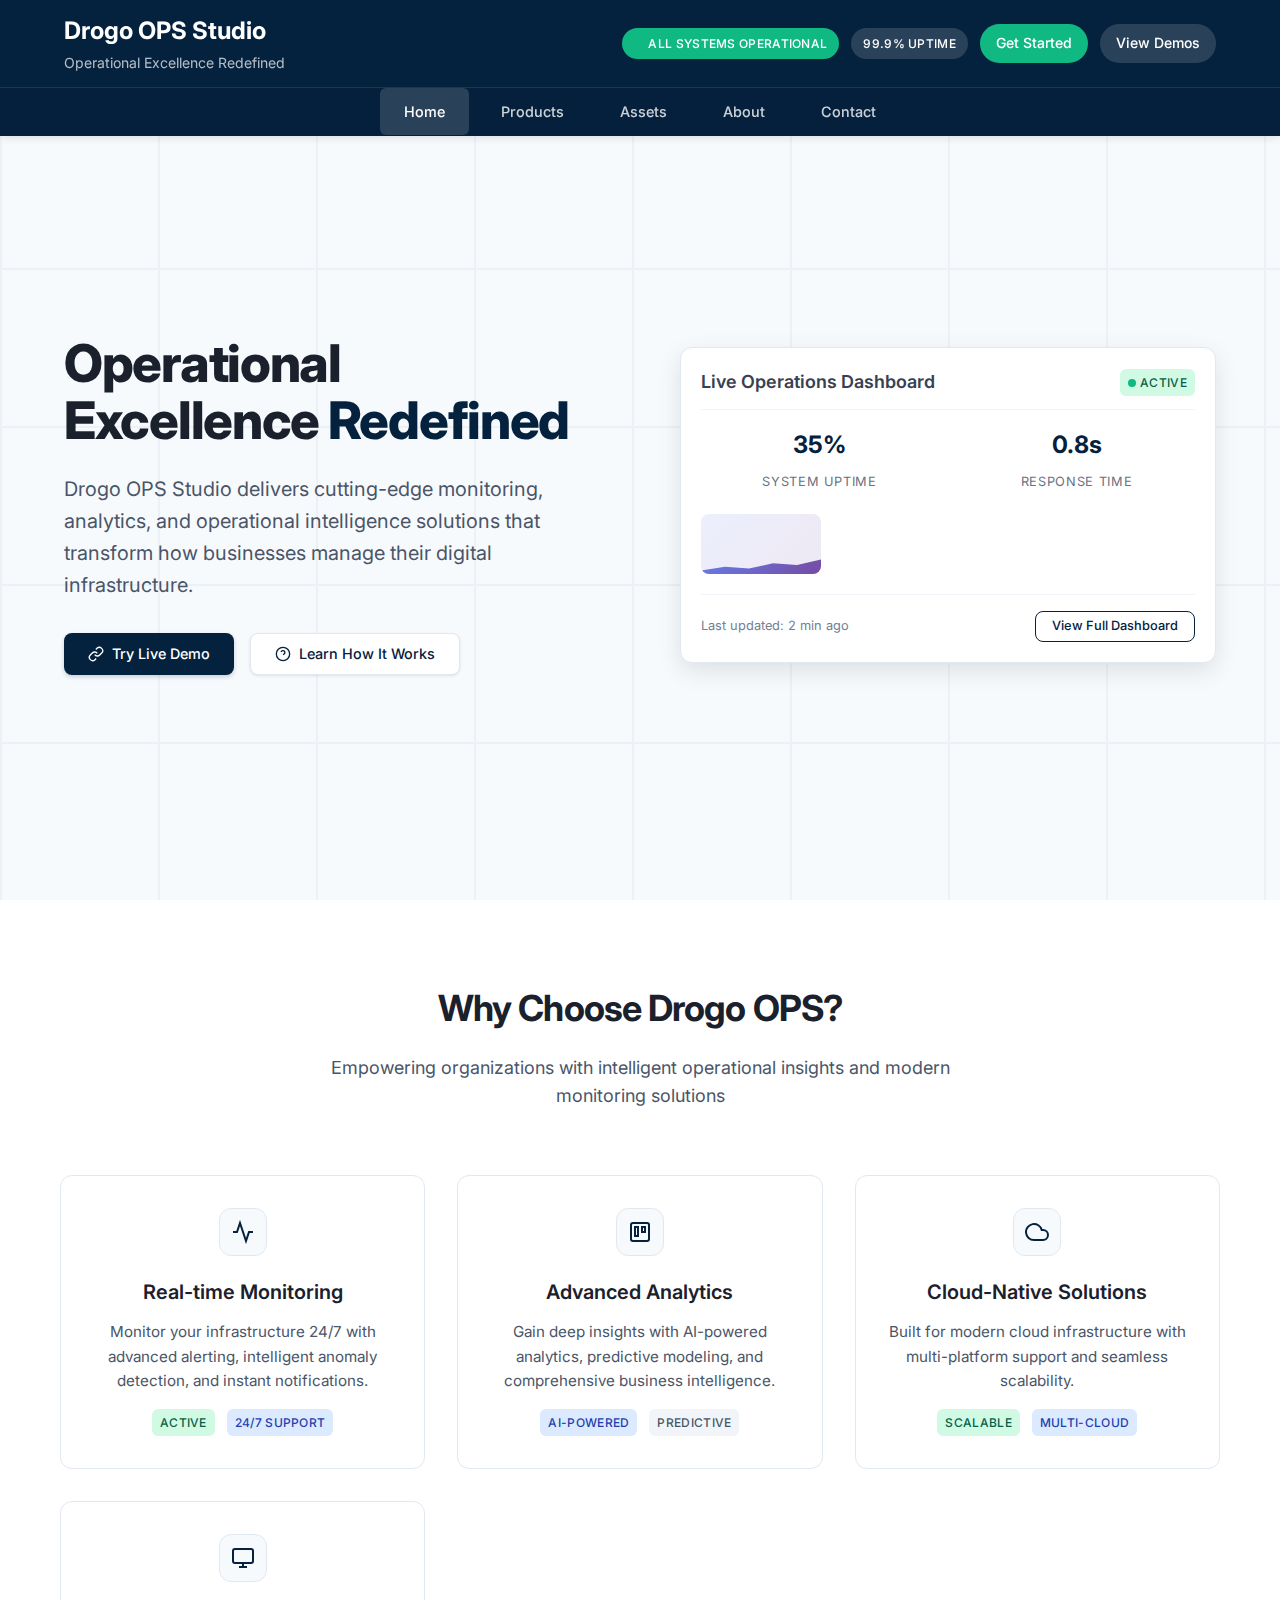
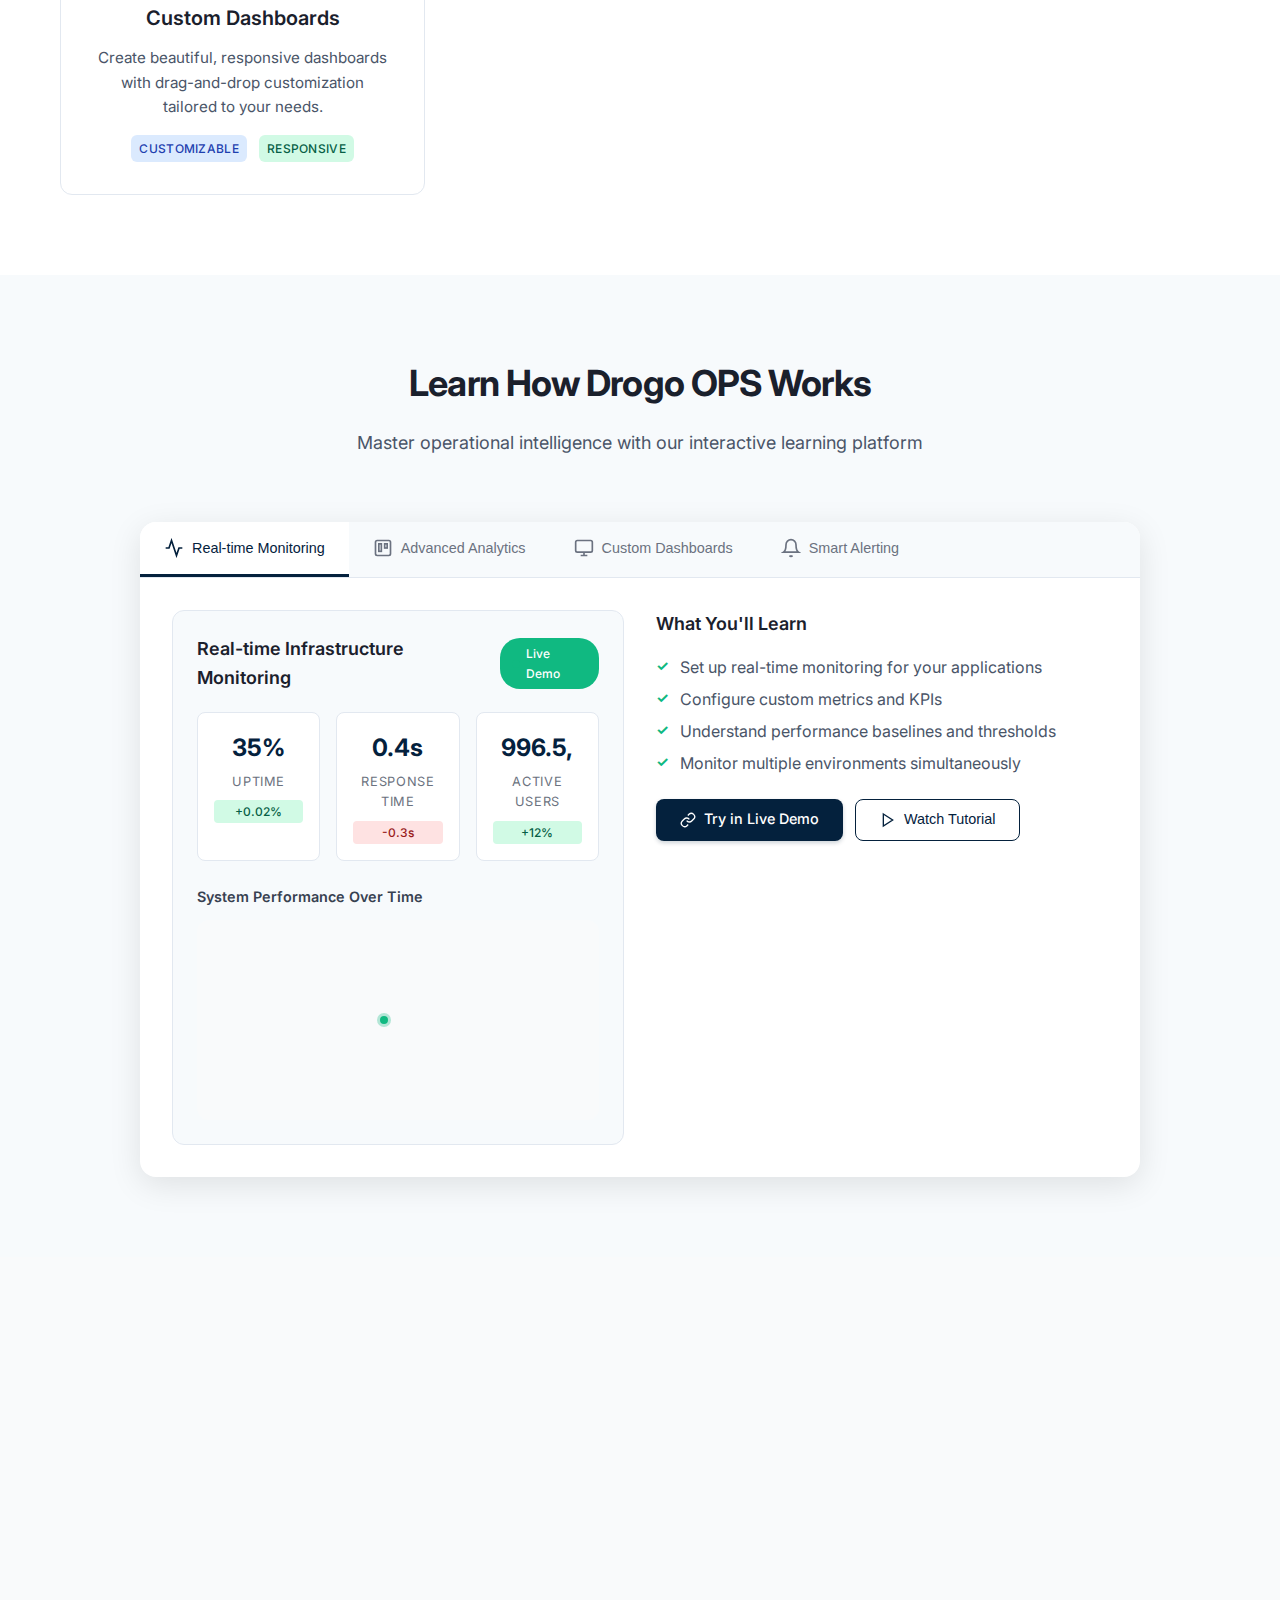
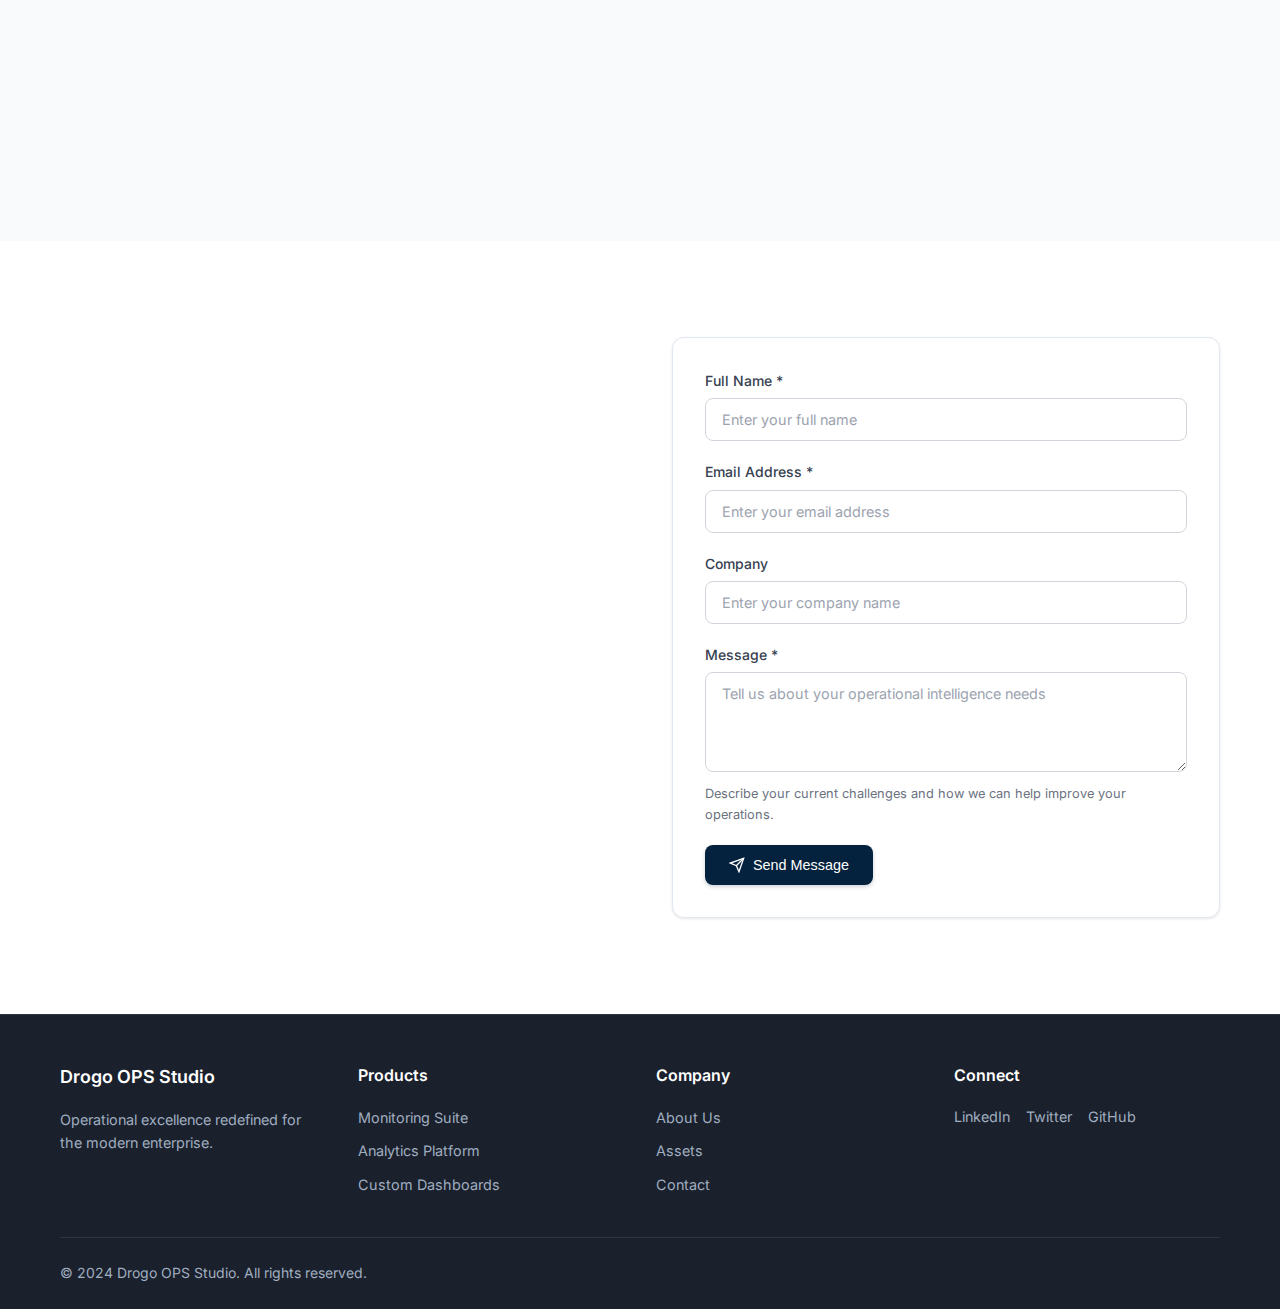
<file: index.html>
<!DOCTYPE html>
<html lang="en">
<head>
    <meta charset="UTF-8">
    <meta name="viewport" content="width=device-width, initial-scale=1.0">
    <title>Drogo OPS Studio - Operational Excellence Redefined</title>
    <meta name="description" content="Drogo OPS Studio provides cutting-edge operational solutions, monitoring dashboards, and analytics tools for modern businesses.">
    <link rel="preconnect" href="https://fonts.googleapis.com">
    <link rel="preconnect" href="https://fonts.gstatic.com" crossorigin>
    <link href="https://fonts.googleapis.com/css2?family=Inter:wght@300;400;500;600;700&display=swap" rel="stylesheet">
    <link rel="stylesheet" href="styles/main.css">
    <link rel="icon" type="image/svg+xml" href="assets/favicon.svg">
</head>
<body>
    <!-- Header with Two-Tier Navigation -->
    <header class="header">
        <!-- Main Header -->
        <div class="header-main">
            <div class="header-container">
                <div class="logo-section">
                    <h2>Drogo OPS Studio</h2>
                    <div class="tagline">Operational Excellence Redefined</div>
                </div>
                <div class="header-actions">
                    <div class="status-chip active">
                        <span class="status-dot"></span>
                        All Systems Operational
                    </div>
                    <div class="status-chip info">
                        99.9% Uptime
                    </div>
                    <a href="#contact" class="cta-button">Get Started</a>
                    <a href="assets.html" class="cta-button secondary">View Demos</a>
                </div>
            </div>
        </div>
        
        <!-- Secondary Navigation -->
        <nav class="navbar">
            <div class="nav-container">
                <ul class="nav-menu">
                    <li class="nav-item">
                        <a href="#home" class="nav-link active">Home</a>
                    </li>
                    <li class="nav-item">
                        <a href="products.html" class="nav-link">Products</a>
                    </li>
                    <li class="nav-item">
                        <a href="assets.html" class="nav-link">Assets</a>
                    </li>
                    <li class="nav-item">
                        <a href="#about" class="nav-link">About</a>
                    </li>
                    <li class="nav-item">
                        <a href="#contact" class="nav-link">Contact</a>
                    </li>
                </ul>
                <div class="hamburger">
                    <span class="bar"></span>
                    <span class="bar"></span>
                    <span class="bar"></span>
                </div>
            </div>
        </nav>
    </header>

    <!-- Hero Section -->
    <section id="home" class="hero">
        <div class="hero-container">
            <div class="hero-content">
                <h1 class="hero-title">
                    Operational Excellence
                    <span class="accent-text">Redefined</span>
                </h1>
                <p class="hero-subtitle">
                    Drogo OPS Studio delivers cutting-edge monitoring, analytics, and operational intelligence solutions 
                    that transform how businesses manage their digital infrastructure.
                </p>
                <div class="hero-buttons">
                    <a href="https://drogo-ops-studio.netlify.app" target="_blank" class="btn btn-primary">
                        <svg width="16" height="16" viewBox="0 0 24 24" fill="none" stroke="currentColor" stroke-width="2">
                            <path d="M10 13a5 5 0 0 0 7.54.54l3-3a5 5 0 0 0-7.07-7.07l-1.72 1.71"/>
                            <path d="M14 11a5 5 0 0 0-7.54-.54l-3 3a5 5 0 0 0 7.07 7.07l1.71-1.71"/>
                        </svg>
                        Try Live Demo
                    </a>
                    <a href="#tutorial" class="btn btn-secondary">
                        <svg width="16" height="16" viewBox="0 0 24 24" fill="none" stroke="currentColor" stroke-width="2">
                            <circle cx="12" cy="12" r="10"/>
                            <path d="M9.09 9a3 3 0 0 1 5.83 1c0 2-3 3-3 3"/>
                            <path d="M12 17h.01"/>
                        </svg>
                        Learn How It Works
                    </a>
                </div>
            </div>
            <div class="hero-visual">
                <div class="floating-card">
                    <div class="card-header">
                        <div class="card-title">Live Operations Dashboard</div>
                        <div class="badge success">
                            <span class="status-dot"></span>
                            Active
                        </div>
                    </div>
                    <div class="card-body">
                        <div style="display: grid; grid-template-columns: 1fr 1fr; gap: 20px; margin-bottom: 20px;">
                            <div class="metric">
                                <span class="metric-value">99.9%</span>
                                <span class="metric-label">System Uptime</span>
                            </div>
                            <div class="metric">
                                <span class="metric-value">2.3s</span>
                                <span class="metric-label">Response Time</span>
                            </div>
                        </div>
                        <div class="chart-placeholder"></div>
                    </div>
                    <div class="card-footer">
                        <div style="display: flex; justify-content: space-between; align-items: center;">
                            <span style="font-size: 0.8rem; color: #718096;">Last updated: 2 min ago</span>
                            <a href="assets.html" class="btn btn-sm btn-outline">View Full Dashboard</a>
                        </div>
                    </div>
                </div>
            </div>
        </div>
    </section>

    <!-- Features Section -->
    <section class="features">
        <div class="container">
            <div class="section-header">
                <h2>Why Choose Drogo OPS?</h2>
                <p>Empowering organizations with intelligent operational insights and modern monitoring solutions</p>
            </div>
            <div class="features-grid">
                <div class="feature-card">
                    <div class="feature-icon">
                        <svg viewBox="0 0 24 24" fill="none" stroke="currentColor" stroke-width="2">
                            <path d="M22 12h-4l-3 9L9 3l-3 9H2"/>
                        </svg>
                    </div>
                    <h3>Real-time Monitoring</h3>
                    <p>Monitor your infrastructure 24/7 with advanced alerting, intelligent anomaly detection, and instant notifications.</p>
                    <div style="margin-top: 16px;">
                        <div class="badge success" style="margin-right: 8px;">Active</div>
                        <div class="badge info">24/7 Support</div>
                    </div>
                </div>
                <div class="feature-card">
                    <div class="feature-icon">
                        <svg viewBox="0 0 24 24" fill="none" stroke="currentColor" stroke-width="2">
                            <rect x="3" y="3" width="18" height="18" rx="2" ry="2"/>
                            <rect x="7" y="7" width="3" height="9"/>
                            <rect x="14" y="7" width="3" height="5"/>
                        </svg>
                    </div>
                    <h3>Advanced Analytics</h3>
                    <p>Gain deep insights with AI-powered analytics, predictive modeling, and comprehensive business intelligence.</p>
                    <div style="margin-top: 16px;">
                        <div class="badge info" style="margin-right: 8px;">AI-Powered</div>
                        <div class="badge neutral">Predictive</div>
                    </div>
                </div>
                <div class="feature-card">
                    <div class="feature-icon">
                        <svg viewBox="0 0 24 24" fill="none" stroke="currentColor" stroke-width="2">
                            <path d="M18 10h-1.26A8 8 0 1 0 9 20h9a5 5 0 0 0 0-10z"/>
                        </svg>
                    </div>
                    <h3>Cloud-Native Solutions</h3>
                    <p>Built for modern cloud infrastructure with multi-platform support and seamless scalability.</p>
                    <div style="margin-top: 16px;">
                        <div class="badge success" style="margin-right: 8px;">Scalable</div>
                        <div class="badge info">Multi-Cloud</div>
                    </div>
                </div>
                <div class="feature-card">
                    <div class="feature-icon">
                        <svg viewBox="0 0 24 24" fill="none" stroke="currentColor" stroke-width="2">
                            <rect x="2" y="3" width="20" height="14" rx="2" ry="2"/>
                            <line x1="8" y1="21" x2="16" y2="21"/>
                            <line x1="12" y1="17" x2="12" y2="21"/>
                        </svg>
                    </div>
                    <h3>Custom Dashboards</h3>
                    <p>Create beautiful, responsive dashboards with drag-and-drop customization tailored to your needs.</p>
                    <div style="margin-top: 16px;">
                        <div class="badge info" style="margin-right: 8px;">Customizable</div>
                        <div class="badge success">Responsive</div>
                    </div>
                </div>
            </div>
        </div>
    </section>

    <!-- Interactive Tutorial Section -->
    <section id="tutorial" class="section" style="background: #F7FAFC;">
        <div class="container">
            <div class="section-header">
                <h2>Learn How Drogo OPS Works</h2>
                <p>Master operational intelligence with our interactive learning platform</p>
            </div>
            
            <div class="tutorial-container">
                <div class="tutorial-nav">
                    <button class="tutorial-tab active" data-tab="monitoring">
                        <svg width="20" height="20" viewBox="0 0 24 24" fill="none" stroke="currentColor" stroke-width="2">
                            <path d="M22 12h-4l-3 9L9 3l-3 9H2"/>
                        </svg>
                        Real-time Monitoring
                    </button>
                    <button class="tutorial-tab" data-tab="analytics">
                        <svg width="20" height="20" viewBox="0 0 24 24" fill="none" stroke="currentColor" stroke-width="2">
                            <rect x="3" y="3" width="18" height="18" rx="2" ry="2"/>
                            <rect x="7" y="7" width="3" height="9"/>
                            <rect x="14" y="7" width="3" height="5"/>
                        </svg>
                        Advanced Analytics
                    </button>
                    <button class="tutorial-tab" data-tab="dashboards">
                        <svg width="20" height="20" viewBox="0 0 24 24" fill="none" stroke="currentColor" stroke-width="2">
                            <rect x="2" y="3" width="20" height="14" rx="2" ry="2"/>
                            <line x1="8" y1="21" x2="16" y2="21"/>
                            <line x1="12" y1="17" x2="12" y2="21"/>
                        </svg>
                        Custom Dashboards
                    </button>
                    <button class="tutorial-tab" data-tab="alerts">
                        <svg width="20" height="20" viewBox="0 0 24 24" fill="none" stroke="currentColor" stroke-width="2">
                            <path d="M18 8A6 6 0 0 0 6 8c0 7-3 9-3 9h18s-3-2-3-9"/>
                            <path d="M13.73 21a2 2 0 0 1-3.46 0"/>
                        </svg>
                        Smart Alerting
                    </button>
                </div>
                
                <div class="tutorial-content">
                    <div class="tutorial-panel active" id="monitoring-panel">
                        <div class="tutorial-demo">
                            <div class="demo-header">
                                <h3>Real-time Infrastructure Monitoring</h3>
                                <div class="demo-badge">
                                    <span class="status-dot"></span>
                                    Live Demo
                                </div>
                            </div>
                            <div class="demo-metrics">
                                <div class="metric-card">
                                    <div class="metric-value">99.97%</div>
                                    <div class="metric-label">Uptime</div>
                                    <div class="metric-trend positive">+0.02%</div>
                                </div>
                                <div class="metric-card">
                                    <div class="metric-value">1.2s</div>
                                    <div class="metric-label">Response Time</div>
                                    <div class="metric-trend negative">-0.3s</div>
                                </div>
                                <div class="metric-card">
                                    <div class="metric-value">2,847</div>
                                    <div class="metric-label">Active Users</div>
                                    <div class="metric-trend positive">+12%</div>
                                </div>
                            </div>
                            <div class="demo-chart">
                                <h4>System Performance Over Time</h4>
                                <div class="chart-container">
                                    <div class="chart-line" style="height: 60px; background: linear-gradient(90deg, #10B981 0%, #059669 50%, #10B981 100%); border-radius: 4px; position: relative;">
                                        <div class="chart-point" style="position: absolute; right: 10px; top: 50%; transform: translateY(-50%); width: 8px; height: 8px; background: #10B981; border-radius: 50%; box-shadow: 0 0 0 3px rgba(16, 185, 129, 0.3);"></div>
                                    </div>
                                </div>
                            </div>
                        </div>
                        <div class="tutorial-text">
                            <h4>What You'll Learn</h4>
                            <ul class="learning-list">
                                <li>Set up real-time monitoring for your applications</li>
                                <li>Configure custom metrics and KPIs</li>
                                <li>Understand performance baselines and thresholds</li>
                                <li>Monitor multiple environments simultaneously</li>
                            </ul>
                            <div class="tutorial-actions">
                                <a href="https://drogo-ops-studio.netlify.app" target="_blank" class="btn btn-primary">
                                    <svg width="16" height="16" viewBox="0 0 24 24" fill="none" stroke="currentColor" stroke-width="2">
                                        <path d="M10 13a5 5 0 0 0 7.54.54l3-3a5 5 0 0 0-7.07-7.07l-1.72 1.71"/>
                                        <path d="M14 11a5 5 0 0 0-7.54-.54l-3 3a5 5 0 0 0 7.07 7.07l1.71-1.71"/>
                                    </svg>
                                    Try in Live Demo
                                </a>
                                <button class="btn btn-outline" onclick="playTutorial('monitoring')">
                                    <svg width="16" height="16" viewBox="0 0 24 24" fill="none" stroke="currentColor" stroke-width="2">
                                        <polygon points="5,3 19,12 5,21"/>
                                    </svg>
                                    Watch Tutorial
                                </button>
                            </div>
                        </div>
                    </div>
                    
                    <div class="tutorial-panel" id="analytics-panel">
                        <div class="tutorial-demo">
                            <div class="demo-header">
                                <h3>Advanced Analytics & Insights</h3>
                                <div class="demo-badge info">
                                    <span class="status-dot"></span>
                                    AI-Powered
                                </div>
                            </div>
                            <div class="analytics-grid">
                                <div class="analytics-card">
                                    <h4>Anomaly Detection</h4>
                                    <div class="anomaly-indicator">
                                        <div class="anomaly-dot normal"></div>
                                        <span>No anomalies detected</span>
                                    </div>
                                </div>
                                <div class="analytics-card">
                                    <h4>Predictive Analysis</h4>
                                    <div class="prediction">
                                        <div class="prediction-value">+15%</div>
                                        <div class="prediction-label">Expected traffic increase</div>
                                    </div>
                                </div>
                            </div>
                        </div>
                        <div class="tutorial-text">
                            <h4>What You'll Learn</h4>
                            <ul class="learning-list">
                                <li>Leverage AI for predictive analytics</li>
                                <li>Identify patterns and anomalies automatically</li>
                                <li>Generate actionable insights from data</li>
                                <li>Create custom reports and visualizations</li>
                            </ul>
                            <div class="tutorial-actions">
                                <a href="https://drogo-ops-studio.netlify.app" target="_blank" class="btn btn-primary">
                                    <svg width="16" height="16" viewBox="0 0 24 24" fill="none" stroke="currentColor" stroke-width="2">
                                        <path d="M10 13a5 5 0 0 0 7.54.54l3-3a5 5 0 0 0-7.07-7.07l-1.72 1.71"/>
                                        <path d="M14 11a5 5 0 0 0-7.54-.54l-3 3a5 5 0 0 0 7.07 7.07l1.71-1.71"/>
                                    </svg>
                                    Try in Live Demo
                                </a>
                                <button class="btn btn-outline" onclick="playTutorial('analytics')">
                                    <svg width="16" height="16" viewBox="0 0 24 24" fill="none" stroke="currentColor" stroke-width="2">
                                        <polygon points="5,3 19,12 5,21"/>
                                    </svg>
                                    Watch Tutorial
                                </button>
                            </div>
                        </div>
                    </div>
                    
                    <div class="tutorial-panel" id="dashboards-panel">
                        <div class="tutorial-demo">
                            <div class="demo-header">
                                <h3>Custom Dashboard Builder</h3>
                                <div class="demo-badge success">
                                    <span class="status-dot"></span>
                                    Interactive
                                </div>
                            </div>
                            <div class="dashboard-preview">
                                <div class="widget-grid">
                                    <div class="widget">
                                        <div class="widget-header">CPU Usage</div>
                                        <div class="widget-content">
                                            <div class="progress-bar">
                                                <div class="progress-fill" style="width: 68%;"></div>
                                            </div>
                                            <span class="widget-value">68%</span>
                                        </div>
                                    </div>
                                    <div class="widget">
                                        <div class="widget-header">Memory</div>
                                        <div class="widget-content">
                                            <div class="progress-bar">
                                                <div class="progress-fill" style="width: 45%;"></div>
                                            </div>
                                            <span class="widget-value">45%</span>
                                        </div>
                                    </div>
                                </div>
                            </div>
                        </div>
                        <div class="tutorial-text">
                            <h4>What You'll Learn</h4>
                            <ul class="learning-list">
                                <li>Build custom dashboards with drag-and-drop</li>
                                <li>Create widgets for different data types</li>
                                <li>Set up real-time data connections</li>
                                <li>Share dashboards with your team</li>
                            </ul>
                            <div class="tutorial-actions">
                                <a href="https://drogo-ops-studio.netlify.app" target="_blank" class="btn btn-primary">
                                    <svg width="16" height="16" viewBox="0 0 24 24" fill="none" stroke="currentColor" stroke-width="2">
                                        <path d="M10 13a5 5 0 0 0 7.54.54l3-3a5 5 0 0 0-7.07-7.07l-1.72 1.71"/>
                                        <path d="M14 11a5 5 0 0 0-7.54-.54l-3 3a5 5 0 0 0 7.07 7.07l1.71-1.71"/>
                                    </svg>
                                    Try in Live Demo
                                </a>
                                <button class="btn btn-outline" onclick="playTutorial('dashboards')">
                                    <svg width="16" height="16" viewBox="0 0 24 24" fill="none" stroke="currentColor" stroke-width="2">
                                        <polygon points="5,3 19,12 5,21"/>
                                    </svg>
                                    Watch Tutorial
                                </button>
                            </div>
                        </div>
                    </div>
                    
                    <div class="tutorial-panel" id="alerts-panel">
                        <div class="tutorial-demo">
                            <div class="demo-header">
                                <h3>Smart Alerting System</h3>
                                <div class="demo-badge warning">
                                    <span class="status-dot"></span>
                                    Active
                                </div>
                            </div>
                            <div class="alerts-list">
                                <div class="alert-item info">
                                    <div class="alert-icon">ℹ️</div>
                                    <div class="alert-content">
                                        <div class="alert-title">High CPU Usage</div>
                                        <div class="alert-time">2 minutes ago</div>
                                    </div>
                                    <div class="alert-status">Resolved</div>
                                </div>
                                <div class="alert-item warning">
                                    <div class="alert-icon">⚠️</div>
                                    <div class="alert-content">
                                        <div class="alert-title">Memory Usage Spike</div>
                                        <div class="alert-time">5 minutes ago</div>
                                    </div>
                                    <div class="alert-status">Investigating</div>
                                </div>
                            </div>
                        </div>
                        <div class="tutorial-text">
                            <h4>What You'll Learn</h4>
                            <ul class="learning-list">
                                <li>Configure intelligent alert thresholds</li>
                                <li>Set up notification channels (email, Slack, SMS)</li>
                                <li>Create escalation policies</li>
                                <li>Reduce alert fatigue with smart filtering</li>
                            </ul>
                            <div class="tutorial-actions">
                                <a href="https://drogo-ops-studio.netlify.app" target="_blank" class="btn btn-primary">
                                    <svg width="16" height="16" viewBox="0 0 24 24" fill="none" stroke="currentColor" stroke-width="2">
                                        <path d="M10 13a5 5 0 0 0 7.54.54l3-3a5 5 0 0 0-7.07-7.07l-1.72 1.71"/>
                                        <path d="M14 11a5 5 0 0 0-7.54-.54l-3 3a5 5 0 0 0 7.07 7.07l1.71-1.71"/>
                                    </svg>
                                    Try in Live Demo
                                </a>
                                <button class="btn btn-outline" onclick="playTutorial('alerts')">
                                    <svg width="16" height="16" viewBox="0 0 24 24" fill="none" stroke="currentColor" stroke-width="2">
                                        <polygon points="5,3 19,12 5,21"/>
                                    </svg>
                                    Watch Tutorial
                                </button>
                            </div>
                        </div>
                    </div>
                </div>
            </div>
        </div>
    </section>

    <!-- About Section -->
    <section id="about" class="about">
        <div class="container">
            <div class="about-content">
                <div class="about-text">
                    <h2>About Drogo OPS Studio</h2>
                    <p>
                        Founded with a vision to revolutionize operational intelligence, Drogo OPS Studio combines 
                        cutting-edge technology with deep industry expertise to deliver solutions that matter.
                    </p>
                    <p>
                        Our team of engineers and data scientists work tirelessly to build tools that not only 
                        monitor your systems but predict and prevent issues before they impact your business.
                    </p>
                    <div class="stats">
                        <div class="stat">
                            <span class="stat-number">500+</span>
                            <span class="stat-label">Clients Served</span>
                        </div>
                        <div class="stat">
                            <span class="stat-number">99.9%</span>
                            <span class="stat-label">Uptime Achieved</span>
                        </div>
                        <div class="stat">
                            <span class="stat-number">24/7</span>
                            <span class="stat-label">Support Available</span>
                        </div>
                    </div>
                </div>
                <div class="about-visual">
                    <div class="tech-stack">
                        <div class="tech-item">React</div>
                        <div class="tech-item">Node.js</div>
                        <div class="tech-item">Python</div>
                        <div class="tech-item">Docker</div>
                        <div class="tech-item">Kubernetes</div>
                        <div class="tech-item">AWS</div>
                    </div>
                </div>
            </div>
        </div>
    </section>

    <!-- Contact Section -->
    <section id="contact" class="contact">
        <div class="container">
            <div class="contact-content">
                <div class="contact-info">
                    <h2>Get Started Today</h2>
                    <p>Ready to transform your operations? Let's discuss how Drogo OPS can help your business.</p>
                    <div class="contact-details">
                        <div class="contact-item">
                            <strong>Email:</strong> hello@drogoops.com
                        </div>
                        <div class="contact-item">
                            <strong>Phone:</strong> +1 (555) 123-4567
                        </div>
                        <div class="contact-item">
                            <strong>Address:</strong> 123 Tech Street, San Francisco, CA 94105
                        </div>
                    </div>
                </div>
                <div class="form-container">
                    <form>
                        <div class="form-group">
                            <label class="form-label" for="name">Full Name *</label>
                            <input type="text" id="name" class="form-input" placeholder="Enter your full name" required>
                        </div>
                        <div class="form-group">
                            <label class="form-label" for="email">Email Address *</label>
                            <input type="email" id="email" class="form-input" placeholder="Enter your email address" required>
                        </div>
                        <div class="form-group">
                            <label class="form-label" for="company">Company</label>
                            <input type="text" id="company" class="form-input" placeholder="Enter your company name">
                        </div>
                        <div class="form-group">
                            <label class="form-label" for="message">Message *</label>
                            <textarea id="message" class="form-textarea" placeholder="Tell us about your operational intelligence needs" rows="4" required></textarea>
                            <div class="form-help">Describe your current challenges and how we can help improve your operations.</div>
                        </div>
                        <button type="submit" class="btn btn-primary">
                            <svg width="16" height="16" viewBox="0 0 24 24" fill="none" stroke="currentColor" stroke-width="2">
                                <path d="m22 2-7 20-4-9-9-4Z"/>
                                <path d="M22 2 11 13"/>
                            </svg>
                            Send Message
                        </button>
                    </form>
                </div>
            </div>
        </div>
    </section>

    <!-- Footer -->
    <footer class="footer">
        <div class="container">
            <div class="footer-content">
                <div class="footer-section">
                    <h3>Drogo OPS Studio</h3>
                    <p>Operational excellence redefined for the modern enterprise.</p>
                </div>
                <div class="footer-section">
                    <h4>Products</h4>
                    <ul>
                        <li><a href="products.html">Monitoring Suite</a></li>
                        <li><a href="products.html">Analytics Platform</a></li>
                        <li><a href="products.html">Custom Dashboards</a></li>
                    </ul>
                </div>
                <div class="footer-section">
                    <h4>Company</h4>
                    <ul>
                        <li><a href="#about">About Us</a></li>
                        <li><a href="assets.html">Assets</a></li>
                        <li><a href="#contact">Contact</a></li>
                    </ul>
                </div>
                <div class="footer-section">
                    <h4>Connect</h4>
                    <div class="social-links">
                        <a href="#" aria-label="LinkedIn">LinkedIn</a>
                        <a href="#" aria-label="Twitter">Twitter</a>
                        <a href="#" aria-label="GitHub">GitHub</a>
                    </div>
                </div>
            </div>
            <div class="footer-bottom">
                <p>&copy; 2024 Drogo OPS Studio. All rights reserved.</p>
            </div>
        </div>
    </footer>

    <script src="scripts/main.js"></script>
</body>
</html>
</file>
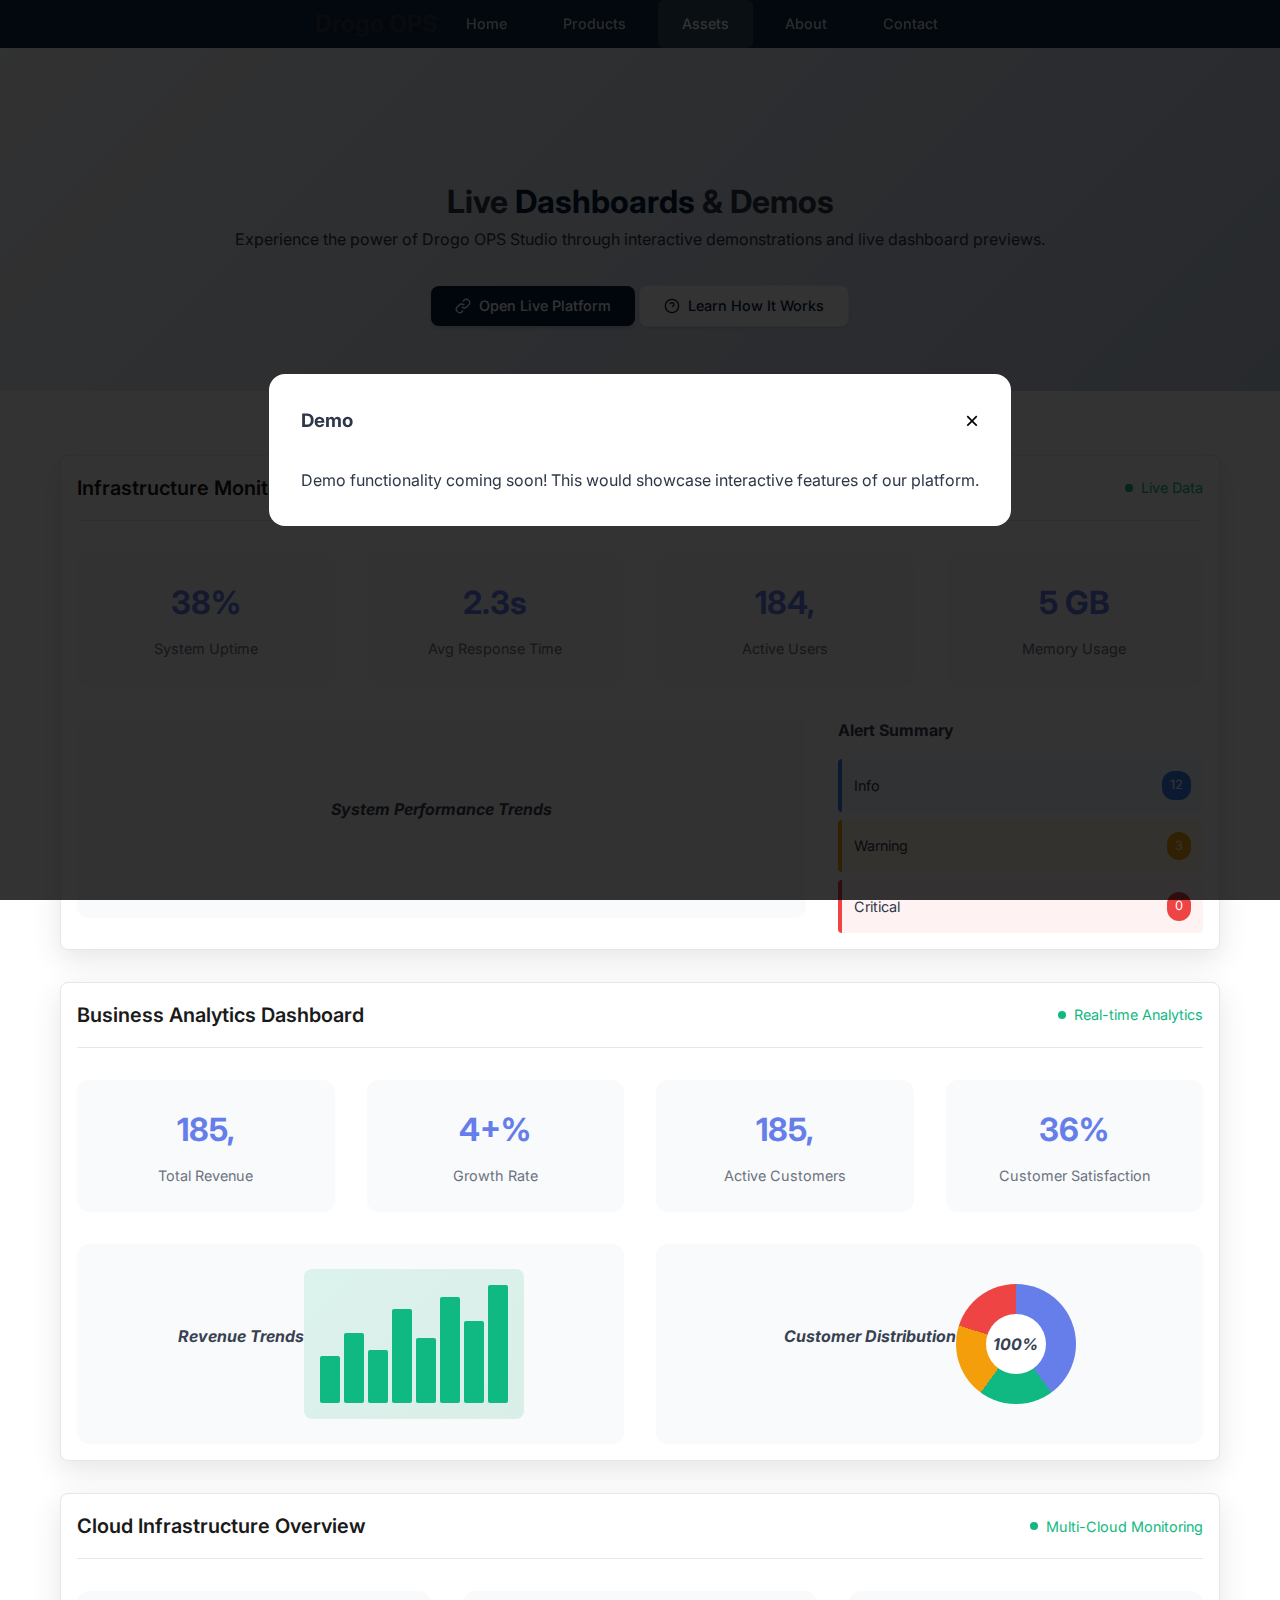
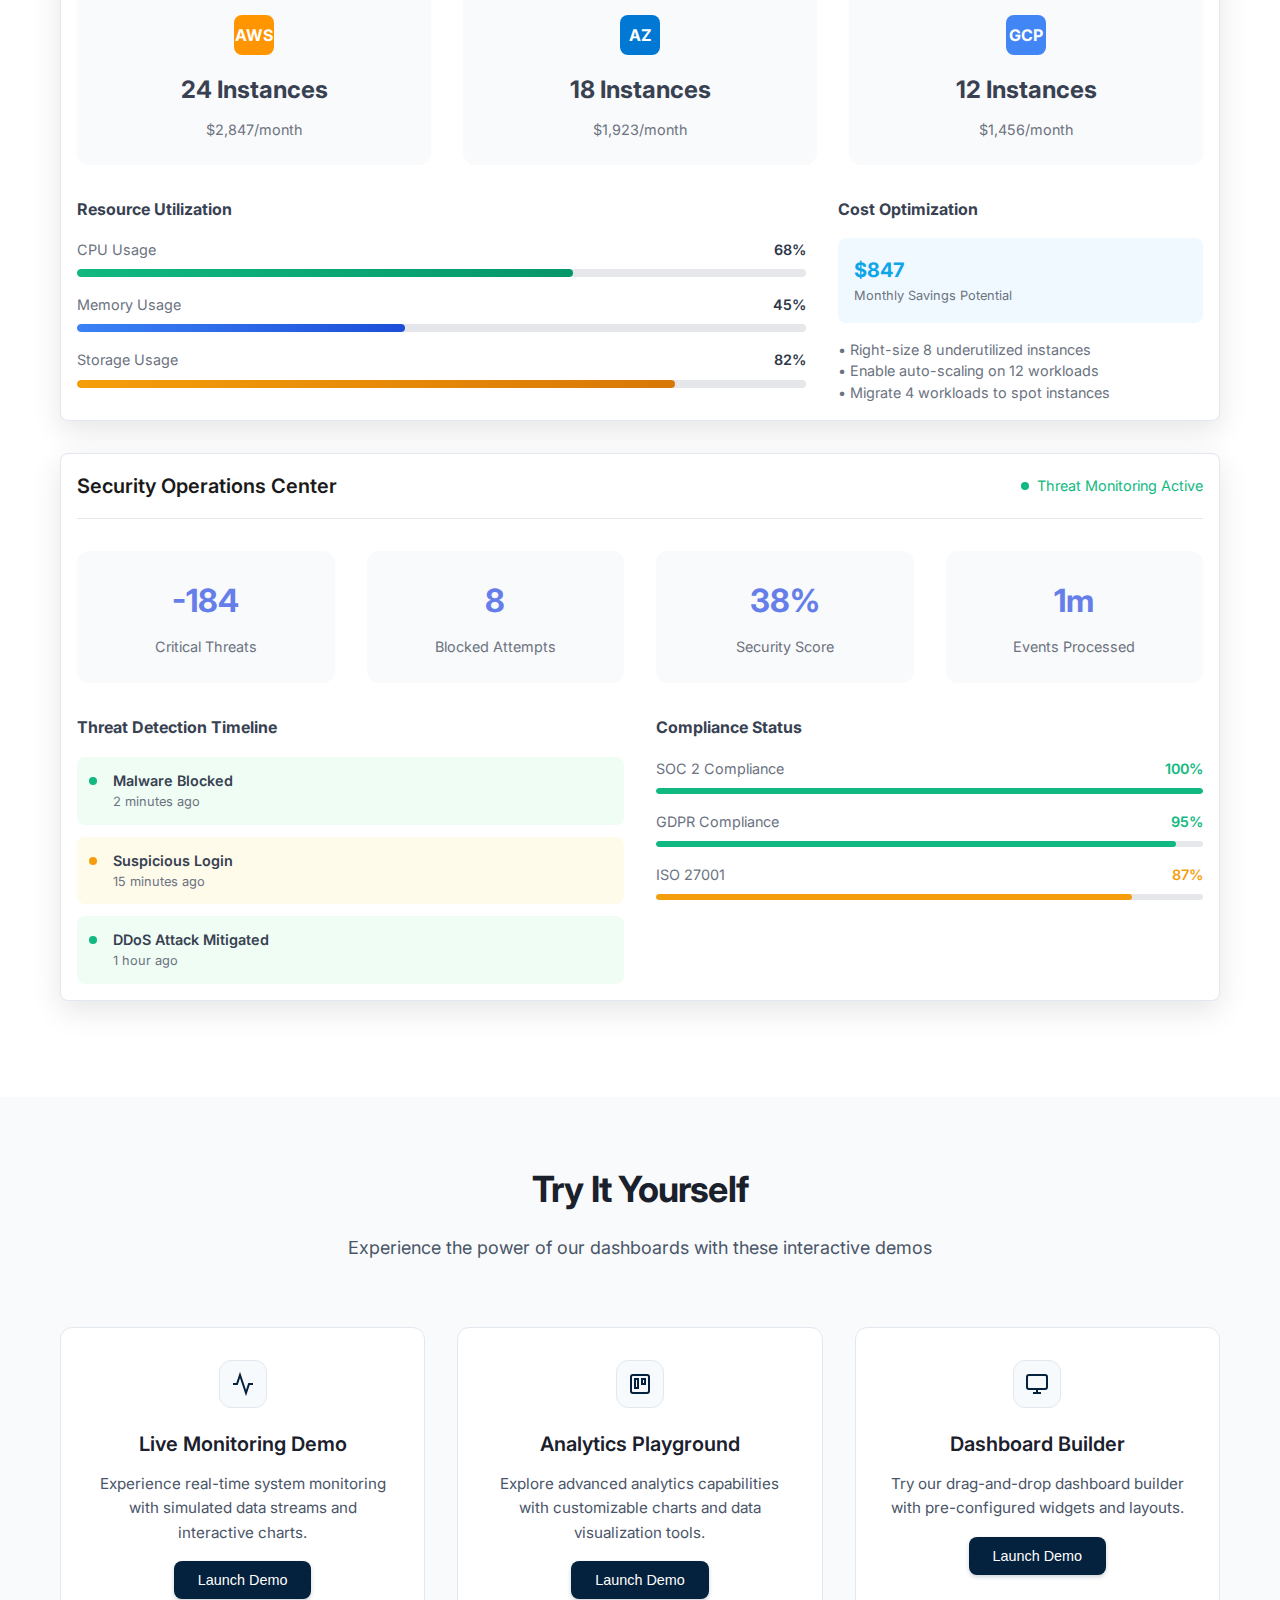
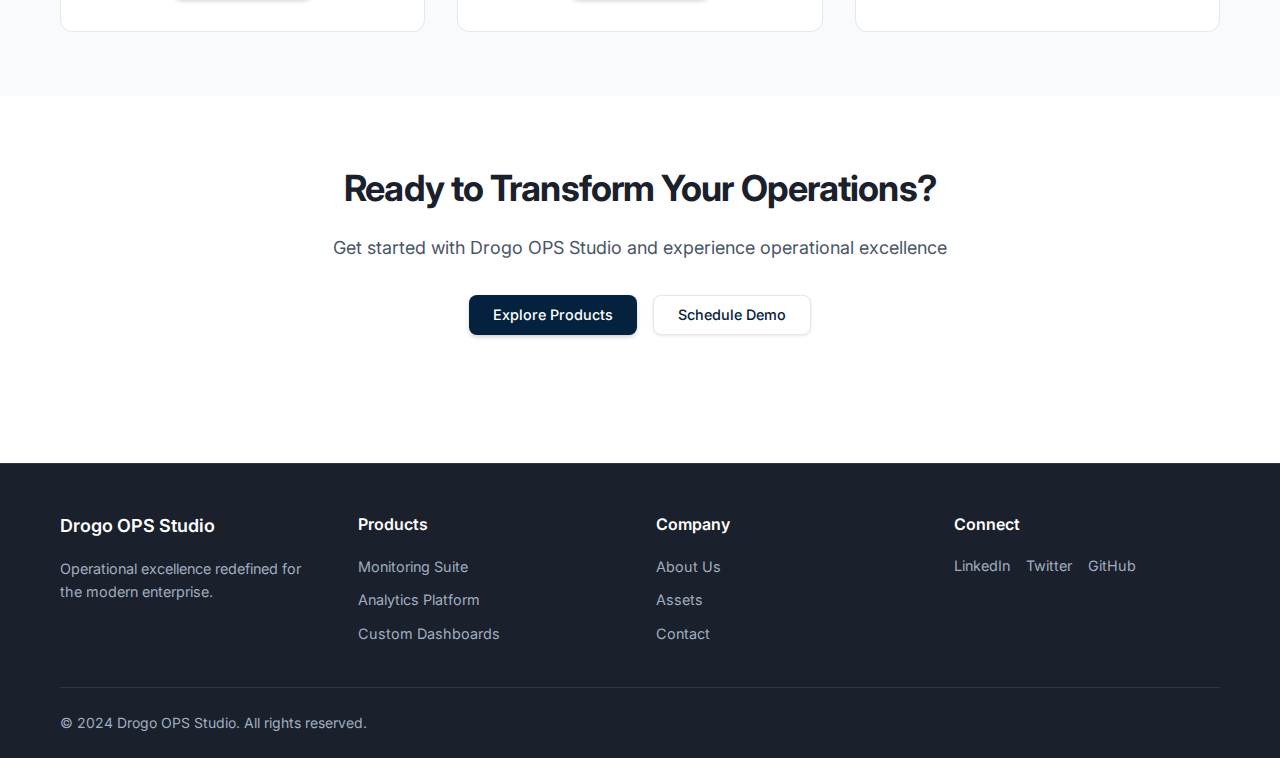
<file: assets.html>
<!DOCTYPE html>
<html lang="en">
<head>
    <meta charset="UTF-8">
    <meta name="viewport" content="width=device-width, initial-scale=1.0">
    <title>Assets & Demos - Drogo OPS Studio</title>
    <meta name="description" content="Explore live demos and interactive dashboards showcasing Drogo OPS Studio's operational intelligence capabilities.">
    <link rel="preconnect" href="https://fonts.googleapis.com">
    <link rel="preconnect" href="https://fonts.gstatic.com" crossorigin>
    <link href="https://fonts.googleapis.com/css2?family=Inter:wght@300;400;500;600;700&display=swap" rel="stylesheet">
    <link rel="stylesheet" href="styles/main.css">
    <link rel="icon" type="image/svg+xml" href="assets/favicon.svg">
</head>
<body>
    <!-- Navigation -->
    <nav class="navbar">
        <div class="nav-container">
            <div class="nav-logo">
                <h2><a href="index.html" style="text-decoration: none; color: inherit;">Drogo OPS</a></h2>
            </div>
            <ul class="nav-menu">
                <li class="nav-item">
                    <a href="index.html" class="nav-link">Home</a>
                </li>
                <li class="nav-item">
                    <a href="products.html" class="nav-link">Products</a>
                </li>
                <li class="nav-item">
                    <a href="assets.html" class="nav-link active">Assets</a>
                </li>
                <li class="nav-item">
                    <a href="index.html#about" class="nav-link">About</a>
                </li>
                <li class="nav-item">
                    <a href="index.html#contact" class="nav-link">Contact</a>
                </li>
            </ul>
            <div class="hamburger">
                <span class="bar"></span>
                <span class="bar"></span>
                <span class="bar"></span>
            </div>
        </div>
    </nav>

    <!-- Assets Hero Section -->
    <section class="assets-hero">
        <div class="container">
            <h1>Live <span class="accent-text">Dashboards</span> & Demos</h1>
            <p>Experience the power of Drogo OPS Studio through interactive demonstrations and live dashboard previews.</p>
            <div style="margin-top: 2rem;">
                <a href="https://drogo-ops-studio.netlify.app" target="_blank" class="btn btn-primary">
                    <svg width="16" height="16" viewBox="0 0 24 24" fill="none" stroke="currentColor" stroke-width="2">
                        <path d="M10 13a5 5 0 0 0 7.54.54l3-3a5 5 0 0 0-7.07-7.07l-1.72 1.71"/>
                        <path d="M14 11a5 5 0 0 0-7.54-.54l-3 3a5 5 0 0 0 7.07 7.07l1.71-1.71"/>
                    </svg>
                    Open Live Platform
                </a>
                <a href="index.html#tutorial" class="btn btn-secondary">
                    <svg width="16" height="16" viewBox="0 0 24 24" fill="none" stroke="currentColor" stroke-width="2">
                        <circle cx="12" cy="12" r="10"/>
                        <path d="M9.09 9a3 3 0 0 1 5.83 1c0 2-3 3-3 3"/>
                        <path d="M12 17h.01"/>
                    </svg>
                    Learn How It Works
                </a>
            </div>
        </div>
    </section>

    <!-- Dashboard Previews -->
    <section class="features" style="padding: 4rem 0;">
        <div class="container">
            <!-- Infrastructure Monitoring Dashboard -->
            <div class="dashboard-preview">
                <div class="dashboard-header">
                    <h3 class="dashboard-title">Infrastructure Monitoring Dashboard</h3>
                    <div class="dashboard-status">
                        <span class="status-dot"></span>
                        Live Data
                    </div>
                </div>
                
                <div class="dashboard-metrics">
                    <div class="dashboard-metric">
                        <span class="metric-value-large" data-value="99.9">99.9%</span>
                        <span class="metric-label-large">System Uptime</span>
                    </div>
                    <div class="dashboard-metric">
                        <span class="metric-value-large" data-value="2.3">2.3s</span>
                        <span class="metric-label-large">Avg Response Time</span>
                    </div>
                    <div class="dashboard-metric">
                        <span class="metric-value-large" data-value="1847">1,847</span>
                        <span class="metric-label-large">Active Users</span>
                    </div>
                    <div class="dashboard-metric">
                        <span class="metric-value-large" data-value="15.2">15.2 GB</span>
                        <span class="metric-label-large">Memory Usage</span>
                    </div>
                </div>
                
                <div style="display: grid; grid-template-columns: 2fr 1fr; gap: 2rem; margin-top: 2rem;">
                    <div class="chart-container">
                        <h4 style="margin-bottom: 1rem; color: #374151;">System Performance Trends</h4>
                        <div style="height: 150px; background: linear-gradient(135deg, #667eea20 0%, #764ba220 100%); border-radius: 8px; position: relative; overflow: hidden;">
                            <svg style="position: absolute; bottom: 0; left: 0; right: 0; height: 80px;" viewBox="0 0 300 80">
                                <polyline fill="none" stroke="#667eea" stroke-width="3" points="0,60 30,45 60,50 90,35 120,40 150,25 180,30 210,15 240,20 270,10 300,15"/>
                                <circle cx="300" cy="15" r="4" fill="#667eea"/>
                            </svg>
                        </div>
                    </div>
                    <div>
                        <h4 style="margin-bottom: 1rem; color: #374151;">Alert Summary</h4>
                        <div style="space-y: 0.5rem;">
                            <div style="display: flex; justify-content: space-between; align-items: center; padding: 0.75rem; background: #f0f9ff; border-left: 4px solid #3b82f6; border-radius: 4px; margin-bottom: 0.5rem;">
                                <span style="font-size: 0.9rem;">Info</span>
                                <span style="background: #3b82f6; color: white; padding: 0.25rem 0.5rem; border-radius: 12px; font-size: 0.8rem;">12</span>
                            </div>
                            <div style="display: flex; justify-content: space-between; align-items: center; padding: 0.75rem; background: #fffbeb; border-left: 4px solid #f59e0b; border-radius: 4px; margin-bottom: 0.5rem;">
                                <span style="font-size: 0.9rem;">Warning</span>
                                <span style="background: #f59e0b; color: white; padding: 0.25rem 0.5rem; border-radius: 12px; font-size: 0.8rem;">3</span>
                            </div>
                            <div style="display: flex; justify-content: space-between; align-items: center; padding: 0.75rem; background: #fef2f2; border-left: 4px solid #ef4444; border-radius: 4px;">
                                <span style="font-size: 0.9rem;">Critical</span>
                                <span style="background: #ef4444; color: white; padding: 0.25rem 0.5rem; border-radius: 12px; font-size: 0.8rem;">0</span>
                            </div>
                        </div>
                    </div>
                </div>
            </div>

            <!-- Analytics Dashboard -->
            <div class="dashboard-preview">
                <div class="dashboard-header">
                    <h3 class="dashboard-title">Business Analytics Dashboard</h3>
                    <div class="dashboard-status">
                        <span class="status-dot"></span>
                        Real-time Analytics
                    </div>
                </div>
                
                <div class="dashboard-metrics">
                    <div class="dashboard-metric">
                        <span class="metric-value-large" data-value="47832">47,832</span>
                        <span class="metric-label-large">Total Revenue</span>
                    </div>
                    <div class="dashboard-metric">
                        <span class="metric-value-large" data-value="12.5">+12.5%</span>
                        <span class="metric-label-large">Growth Rate</span>
                    </div>
                    <div class="dashboard-metric">
                        <span class="metric-value-large" data-value="8943">8,943</span>
                        <span class="metric-label-large">Active Customers</span>
                    </div>
                    <div class="dashboard-metric">
                        <span class="metric-value-large" data-value="94.2">94.2%</span>
                        <span class="metric-label-large">Customer Satisfaction</span>
                    </div>
                </div>
                
                <div style="display: grid; grid-template-columns: 1fr 1fr; gap: 2rem; margin-top: 2rem;">
                    <div class="chart-container">
                        <h4 style="margin-bottom: 1rem; color: #374151;">Revenue Trends</h4>
                        <div style="height: 150px; background: linear-gradient(135deg, #10b98120 0%, #059e6220 100%); border-radius: 8px; display: flex; align-items: end; padding: 1rem; gap: 4px;">
                            <div style="background: #10b981; width: 20px; height: 40%; border-radius: 2px;"></div>
                            <div style="background: #10b981; width: 20px; height: 60%; border-radius: 2px;"></div>
                            <div style="background: #10b981; width: 20px; height: 45%; border-radius: 2px;"></div>
                            <div style="background: #10b981; width: 20px; height: 80%; border-radius: 2px;"></div>
                            <div style="background: #10b981; width: 20px; height: 55%; border-radius: 2px;"></div>
                            <div style="background: #10b981; width: 20px; height: 90%; border-radius: 2px;"></div>
                            <div style="background: #10b981; width: 20px; height: 70%; border-radius: 2px;"></div>
                            <div style="background: #10b981; width: 20px; height: 100%; border-radius: 2px;"></div>
                        </div>
                    </div>
                    <div class="chart-container">
                        <h4 style="margin-bottom: 1rem; color: #374151;">Customer Distribution</h4>
                        <div style="height: 150px; display: flex; align-items: center; justify-content: center;">
                            <div style="width: 120px; height: 120px; border-radius: 50%; background: conic-gradient(#667eea 0deg 144deg, #10b981 144deg 216deg, #f59e0b 216deg 288deg, #ef4444 288deg 360deg); position: relative;">
                                <div style="position: absolute; top: 50%; left: 50%; transform: translate(-50%, -50%); width: 60px; height: 60px; background: white; border-radius: 50%; display: flex; align-items: center; justify-content: center; font-weight: bold; color: #374151;">100%</div>
                            </div>
                        </div>
                    </div>
                </div>
            </div>

            <!-- Cloud Infrastructure Dashboard -->
            <div class="dashboard-preview">
                <div class="dashboard-header">
                    <h3 class="dashboard-title">Cloud Infrastructure Overview</h3>
                    <div class="dashboard-status">
                        <span class="status-dot"></span>
                        Multi-Cloud Monitoring
                    </div>
                </div>
                
                <div style="display: grid; grid-template-columns: repeat(3, 1fr); gap: 2rem; margin-bottom: 2rem;">
                    <div style="background: #f9fafb; padding: 1.5rem; border-radius: 12px; text-align: center;">
                        <div style="width: 40px; height: 40px; background: #ff9500; border-radius: 8px; margin: 0 auto 1rem; display: flex; align-items: center; justify-content: center; color: white; font-weight: bold;">AWS</div>
                        <div style="font-size: 1.5rem; font-weight: bold; color: #374151; margin-bottom: 0.5rem;">24 Instances</div>
                        <div style="color: #6b7280; font-size: 0.9rem;">$2,847/month</div>
                    </div>
                    <div style="background: #f9fafb; padding: 1.5rem; border-radius: 12px; text-align: center;">
                        <div style="width: 40px; height: 40px; background: #0078d4; border-radius: 8px; margin: 0 auto 1rem; display: flex; align-items: center; justify-content: center; color: white; font-weight: bold;">AZ</div>
                        <div style="font-size: 1.5rem; font-weight: bold; color: #374151; margin-bottom: 0.5rem;">18 Instances</div>
                        <div style="color: #6b7280; font-size: 0.9rem;">$1,923/month</div>
                    </div>
                    <div style="background: #f9fafb; padding: 1.5rem; border-radius: 12px; text-align: center;">
                        <div style="width: 40px; height: 40px; background: #4285f4; border-radius: 8px; margin: 0 auto 1rem; display: flex; align-items: center; justify-content: center; color: white; font-weight: bold;">GCP</div>
                        <div style="font-size: 1.5rem; font-weight: bold; color: #374151; margin-bottom: 0.5rem;">12 Instances</div>
                        <div style="color: #6b7280; font-size: 0.9rem;">$1,456/month</div>
                    </div>
                </div>
                
                <div style="display: grid; grid-template-columns: 2fr 1fr; gap: 2rem;">
                    <div>
                        <h4 style="margin-bottom: 1rem; color: #374151;">Resource Utilization</h4>
                        <div style="space-y: 1rem;">
                            <div style="margin-bottom: 1rem;">
                                <div style="display: flex; justify-content: space-between; margin-bottom: 0.5rem;">
                                    <span style="font-size: 0.9rem; color: #6b7280;">CPU Usage</span>
                                    <span style="font-size: 0.9rem; font-weight: 600;">68%</span>
                                </div>
                                <div style="width: 100%; height: 8px; background: #e5e7eb; border-radius: 4px; overflow: hidden;">
                                    <div style="width: 68%; height: 100%; background: linear-gradient(90deg, #10b981, #059669); border-radius: 4px;"></div>
                                </div>
                            </div>
                            <div style="margin-bottom: 1rem;">
                                <div style="display: flex; justify-content: space-between; margin-bottom: 0.5rem;">
                                    <span style="font-size: 0.9rem; color: #6b7280;">Memory Usage</span>
                                    <span style="font-size: 0.9rem; font-weight: 600;">45%</span>
                                </div>
                                <div style="width: 100%; height: 8px; background: #e5e7eb; border-radius: 4px; overflow: hidden;">
                                    <div style="width: 45%; height: 100%; background: linear-gradient(90deg, #3b82f6, #1d4ed8); border-radius: 4px;"></div>
                                </div>
                            </div>
                            <div style="margin-bottom: 1rem;">
                                <div style="display: flex; justify-content: space-between; margin-bottom: 0.5rem;">
                                    <span style="font-size: 0.9rem; color: #6b7280;">Storage Usage</span>
                                    <span style="font-size: 0.9rem; font-weight: 600;">82%</span>
                                </div>
                                <div style="width: 100%; height: 8px; background: #e5e7eb; border-radius: 4px; overflow: hidden;">
                                    <div style="width: 82%; height: 100%; background: linear-gradient(90deg, #f59e0b, #d97706); border-radius: 4px;"></div>
                                </div>
                            </div>
                        </div>
                    </div>
                    <div>
                        <h4 style="margin-bottom: 1rem; color: #374151;">Cost Optimization</h4>
                        <div style="background: #f0f9ff; padding: 1rem; border-radius: 8px; margin-bottom: 1rem;">
                            <div style="font-size: 1.25rem; font-weight: bold; color: #0ea5e9;">$847</div>
                            <div style="font-size: 0.8rem; color: #6b7280;">Monthly Savings Potential</div>
                        </div>
                        <div style="font-size: 0.9rem; color: #6b7280; line-height: 1.5;">
                            • Right-size 8 underutilized instances<br>
                            • Enable auto-scaling on 12 workloads<br>
                            • Migrate 4 workloads to spot instances
                        </div>
                    </div>
                </div>
            </div>

            <!-- Security Operations Dashboard -->
            <div class="dashboard-preview">
                <div class="dashboard-header">
                    <h3 class="dashboard-title">Security Operations Center</h3>
                    <div class="dashboard-status">
                        <span class="status-dot"></span>
                        Threat Monitoring Active
                    </div>
                </div>
                
                <div class="dashboard-metrics">
                    <div class="dashboard-metric">
                        <span class="metric-value-large" data-value="0">0</span>
                        <span class="metric-label-large">Critical Threats</span>
                    </div>
                    <div class="dashboard-metric">
                        <span class="metric-value-large" data-value="23">23</span>
                        <span class="metric-label-large">Blocked Attempts</span>
                    </div>
                    <div class="dashboard-metric">
                        <span class="metric-value-large" data-value="98.7">98.7%</span>
                        <span class="metric-label-large">Security Score</span>
                    </div>
                    <div class="dashboard-metric">
                        <span class="metric-value-large" data-value="4.2">4.2m</span>
                        <span class="metric-label-large">Events Processed</span>
                    </div>
                </div>
                
                <div style="display: grid; grid-template-columns: 1fr 1fr; gap: 2rem; margin-top: 2rem;">
                    <div>
                        <h4 style="margin-bottom: 1rem; color: #374151;">Threat Detection Timeline</h4>
                        <div style="space-y: 0.75rem;">
                            <div style="display: flex; align-items: start; gap: 1rem; padding: 0.75rem; background: #f0fdf4; border-radius: 8px; margin-bottom: 0.75rem;">
                                <div style="width: 8px; height: 8px; background: #10b981; border-radius: 50%; margin-top: 0.5rem;"></div>
                                <div>
                                    <div style="font-size: 0.9rem; font-weight: 600; color: #374151;">Malware Blocked</div>
                                    <div style="font-size: 0.8rem; color: #6b7280;">2 minutes ago</div>
                                </div>
                            </div>
                            <div style="display: flex; align-items: start; gap: 1rem; padding: 0.75rem; background: #fffbeb; border-radius: 8px; margin-bottom: 0.75rem;">
                                <div style="width: 8px; height: 8px; background: #f59e0b; border-radius: 50%; margin-top: 0.5rem;"></div>
                                <div>
                                    <div style="font-size: 0.9rem; font-weight: 600; color: #374151;">Suspicious Login</div>
                                    <div style="font-size: 0.8rem; color: #6b7280;">15 minutes ago</div>
                                </div>
                            </div>
                            <div style="display: flex; align-items: start; gap: 1rem; padding: 0.75rem; background: #f0fdf4; border-radius: 8px;">
                                <div style="width: 8px; height: 8px; background: #10b981; border-radius: 50%; margin-top: 0.5rem;"></div>
                                <div>
                                    <div style="font-size: 0.9rem; font-weight: 600; color: #374151;">DDoS Attack Mitigated</div>
                                    <div style="font-size: 0.8rem; color: #6b7280;">1 hour ago</div>
                                </div>
                            </div>
                        </div>
                    </div>
                    <div>
                        <h4 style="margin-bottom: 1rem; color: #374151;">Compliance Status</h4>
                        <div style="space-y: 1rem;">
                            <div style="margin-bottom: 1rem;">
                                <div style="display: flex; justify-content: space-between; margin-bottom: 0.5rem;">
                                    <span style="font-size: 0.9rem; color: #6b7280;">SOC 2 Compliance</span>
                                    <span style="font-size: 0.9rem; font-weight: 600; color: #10b981;">100%</span>
                                </div>
                                <div style="width: 100%; height: 6px; background: #e5e7eb; border-radius: 3px; overflow: hidden;">
                                    <div style="width: 100%; height: 100%; background: #10b981; border-radius: 3px;"></div>
                                </div>
                            </div>
                            <div style="margin-bottom: 1rem;">
                                <div style="display: flex; justify-content: space-between; margin-bottom: 0.5rem;">
                                    <span style="font-size: 0.9rem; color: #6b7280;">GDPR Compliance</span>
                                    <span style="font-size: 0.9rem; font-weight: 600; color: #10b981;">95%</span>
                                </div>
                                <div style="width: 100%; height: 6px; background: #e5e7eb; border-radius: 3px; overflow: hidden;">
                                    <div style="width: 95%; height: 100%; background: #10b981; border-radius: 3px;"></div>
                                </div>
                            </div>
                            <div>
                                <div style="display: flex; justify-content: space-between; margin-bottom: 0.5rem;">
                                    <span style="font-size: 0.9rem; color: #6b7280;">ISO 27001</span>
                                    <span style="font-size: 0.9rem; font-weight: 600; color: #f59e0b;">87%</span>
                                </div>
                                <div style="width: 100%; height: 6px; background: #e5e7eb; border-radius: 3px; overflow: hidden;">
                                    <div style="width: 87%; height: 100%; background: #f59e0b; border-radius: 3px;"></div>
                                </div>
                            </div>
                        </div>
                    </div>
                </div>
            </div>
        </div>
    </section>

    <!-- Interactive Demo Section -->
    <section class="features" style="background: #f9fafb; padding: 4rem 0;">
        <div class="container">
            <div class="section-header">
                <h2>Try It Yourself</h2>
                <p>Experience the power of our dashboards with these interactive demos</p>
            </div>
            
            <div style="display: grid; grid-template-columns: repeat(auto-fit, minmax(300px, 1fr)); gap: 2rem; margin-top: 3rem;">
                <div class="feature-card" style="cursor: pointer;" onclick="openDemoModal('monitoring')">
                    <div class="feature-icon">
                        <svg viewBox="0 0 24 24" fill="none" stroke="currentColor" stroke-width="2">
                            <path d="M22 12h-4l-3 9L9 3l-3 9H2"/>
                        </svg>
                    </div>
                    <h3>Live Monitoring Demo</h3>
                    <p>Experience real-time system monitoring with simulated data streams and interactive charts.</p>
                    <button class="btn btn-primary" style="margin-top: 1rem;">Launch Demo</button>
                </div>
                
                <div class="feature-card" style="cursor: pointer;" onclick="openDemoModal('analytics')">
                    <div class="feature-icon">
                        <svg viewBox="0 0 24 24" fill="none" stroke="currentColor" stroke-width="2">
                            <rect x="3" y="3" width="18" height="18" rx="2" ry="2"/>
                            <rect x="7" y="7" width="3" height="9"/>
                            <rect x="14" y="7" width="3" height="5"/>
                        </svg>
                    </div>
                    <h3>Analytics Playground</h3>
                    <p>Explore advanced analytics capabilities with customizable charts and data visualization tools.</p>
                    <button class="btn btn-primary" style="margin-top: 1rem;">Launch Demo</button>
                </div>
                
                <div class="feature-card" style="cursor: pointer;" onclick="openDemoModal('dashboard')">
                    <div class="feature-icon">
                        <svg viewBox="0 0 24 24" fill="none" stroke="currentColor" stroke-width="2">
                            <rect x="2" y="3" width="20" height="14" rx="2" ry="2"/>
                            <line x1="8" y1="21" x2="16" y2="21"/>
                            <line x1="12" y1="17" x2="12" y2="21"/>
                        </svg>
                    </div>
                    <h3>Dashboard Builder</h3>
                    <p>Try our drag-and-drop dashboard builder with pre-configured widgets and layouts.</p>
                    <button class="btn btn-primary" style="margin-top: 1rem;">Launch Demo</button>
                </div>
            </div>
        </div>
    </section>

    <!-- CTA Section -->
    <section class="contact" style="padding: 4rem 0;">
        <div class="container">
            <div class="section-header">
                <h2>Ready to Transform Your Operations?</h2>
                <p>Get started with Drogo OPS Studio and experience operational excellence</p>
                <div class="hero-buttons" style="margin-top: 2rem; justify-content: center;">
                    <a href="products.html" class="btn btn-primary">Explore Products</a>
                    <a href="index.html#contact" class="btn btn-secondary">Schedule Demo</a>
                </div>
            </div>
        </div>
    </section>

    <!-- Footer -->
    <footer class="footer">
        <div class="container">
            <div class="footer-content">
                <div class="footer-section">
                    <h3>Drogo OPS Studio</h3>
                    <p>Operational excellence redefined for the modern enterprise.</p>
                </div>
                <div class="footer-section">
                    <h4>Products</h4>
                    <ul>
                        <li><a href="products.html">Monitoring Suite</a></li>
                        <li><a href="products.html">Analytics Platform</a></li>
                        <li><a href="products.html">Custom Dashboards</a></li>
                    </ul>
                </div>
                <div class="footer-section">
                    <h4>Company</h4>
                    <ul>
                        <li><a href="index.html#about">About Us</a></li>
                        <li><a href="assets.html">Assets</a></li>
                        <li><a href="index.html#contact">Contact</a></li>
                    </ul>
                </div>
                <div class="footer-section">
                    <h4>Connect</h4>
                    <div class="social-links">
                        <a href="#" aria-label="LinkedIn">LinkedIn</a>
                        <a href="#" aria-label="Twitter">Twitter</a>
                        <a href="#" aria-label="GitHub">GitHub</a>
                    </div>
                </div>
            </div>
            <div class="footer-bottom">
                <p>&copy; 2024 Drogo OPS Studio. All rights reserved.</p>
            </div>
        </div>
    </footer>

    <!-- Demo Modal (placeholder for future implementation) -->
    <div id="demo-modal" style="display: none; position: fixed; top: 0; left: 0; right: 0; bottom: 0; background: rgba(0,0,0,0.8); z-index: 10000; display: flex; align-items: center; justify-content: center;">
        <div style="background: white; border-radius: 16px; padding: 2rem; max-width: 90vw; max-height: 90vh; overflow: auto;">
            <div style="display: flex; justify-content: space-between; align-items: center; margin-bottom: 2rem;">
                <h3 id="modal-title">Demo</h3>
                <button onclick="closeDemoModal()" style="background: none; border: none; font-size: 1.5rem; cursor: pointer;">&times;</button>
            </div>
            <div id="modal-content">
                <p>Demo functionality coming soon! This would showcase interactive features of our platform.</p>
            </div>
        </div>
    </div>

    <script src="scripts/main.js"></script>
    <script>
        function openDemoModal(type) {
            const modal = document.getElementById('demo-modal');
            const title = document.getElementById('modal-title');
            const content = document.getElementById('modal-content');
            
            modal.style.display = 'flex';
            
            switch(type) {
                case 'monitoring':
                    title.textContent = 'Live Monitoring Demo';
                    content.innerHTML = '<p>This interactive demo would showcase real-time monitoring capabilities with live data streams, alert configurations, and performance metrics visualization.</p>';
                    break;
                case 'analytics':
                    title.textContent = 'Analytics Playground';
                    content.innerHTML = '<p>Experience our advanced analytics platform with customizable charts, data exploration tools, and machine learning insights.</p>';
                    break;
                case 'dashboard':
                    title.textContent = 'Dashboard Builder';
                    content.innerHTML = '<p>Try our intuitive dashboard builder with drag-and-drop widgets, custom layouts, and real-time data visualization capabilities.</p>';
                    break;
            }
        }
        
        function closeDemoModal() {
            document.getElementById('demo-modal').style.display = 'none';
        }
        
        // Animate metrics on page load
        document.addEventListener('DOMContentLoaded', function() {
            const metrics = document.querySelectorAll('[data-value]');
            metrics.forEach(metric => {
                const finalValue = metric.dataset.value;
                const suffix = metric.textContent.replace(/[\d.]/g, '');
                animateValue(metric, 0, parseFloat(finalValue), 2000, suffix);
            });
        });
        
        function animateValue(element, start, end, duration, suffix) {
            const range = end - start;
            const increment = end > start ? 1 : -1;
            const stepTime = Math.abs(Math.floor(duration / range));
            let current = start;
            
            const timer = setInterval(() => {
                current += increment;
                element.textContent = current.toFixed(1).replace(/\.0$/, '') + suffix;
                if (current === end) {
                    clearInterval(timer);
                }
            }, stepTime);
        }
    </script>
</body>
</html>
</file>
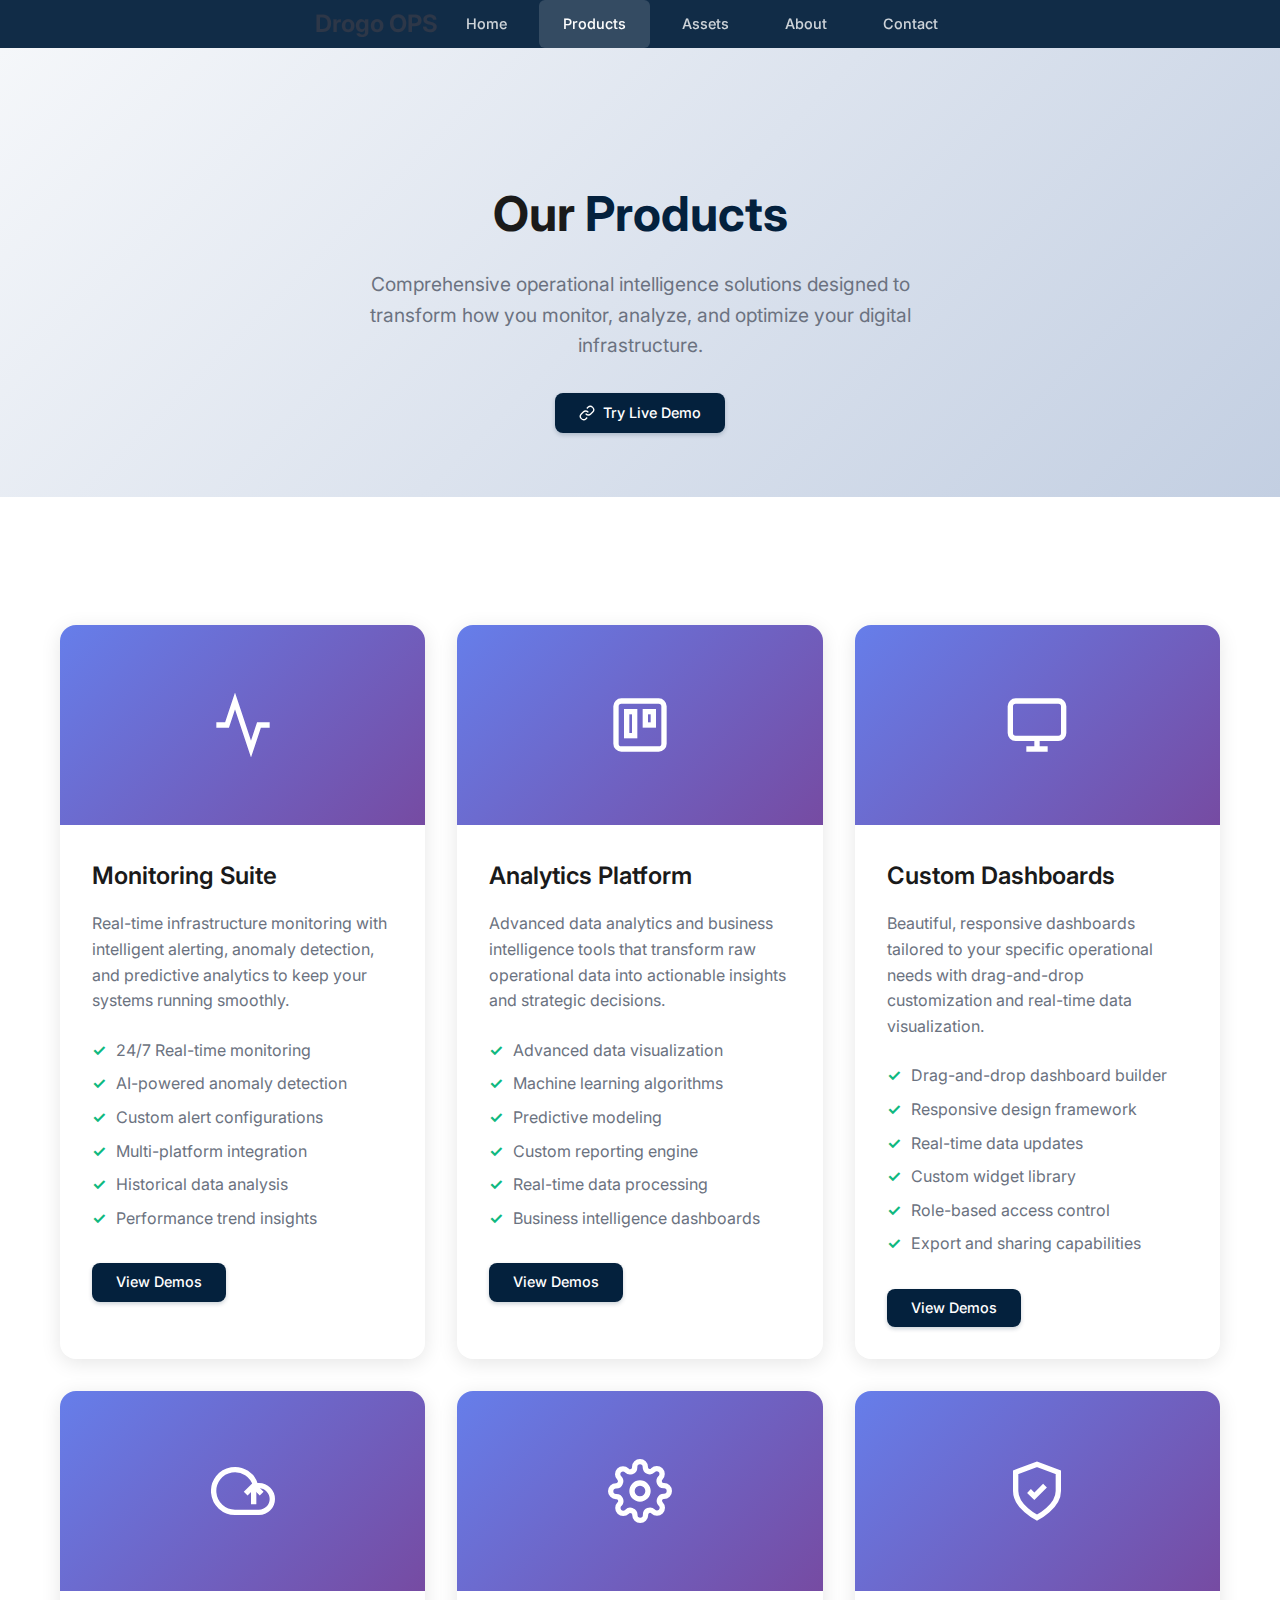
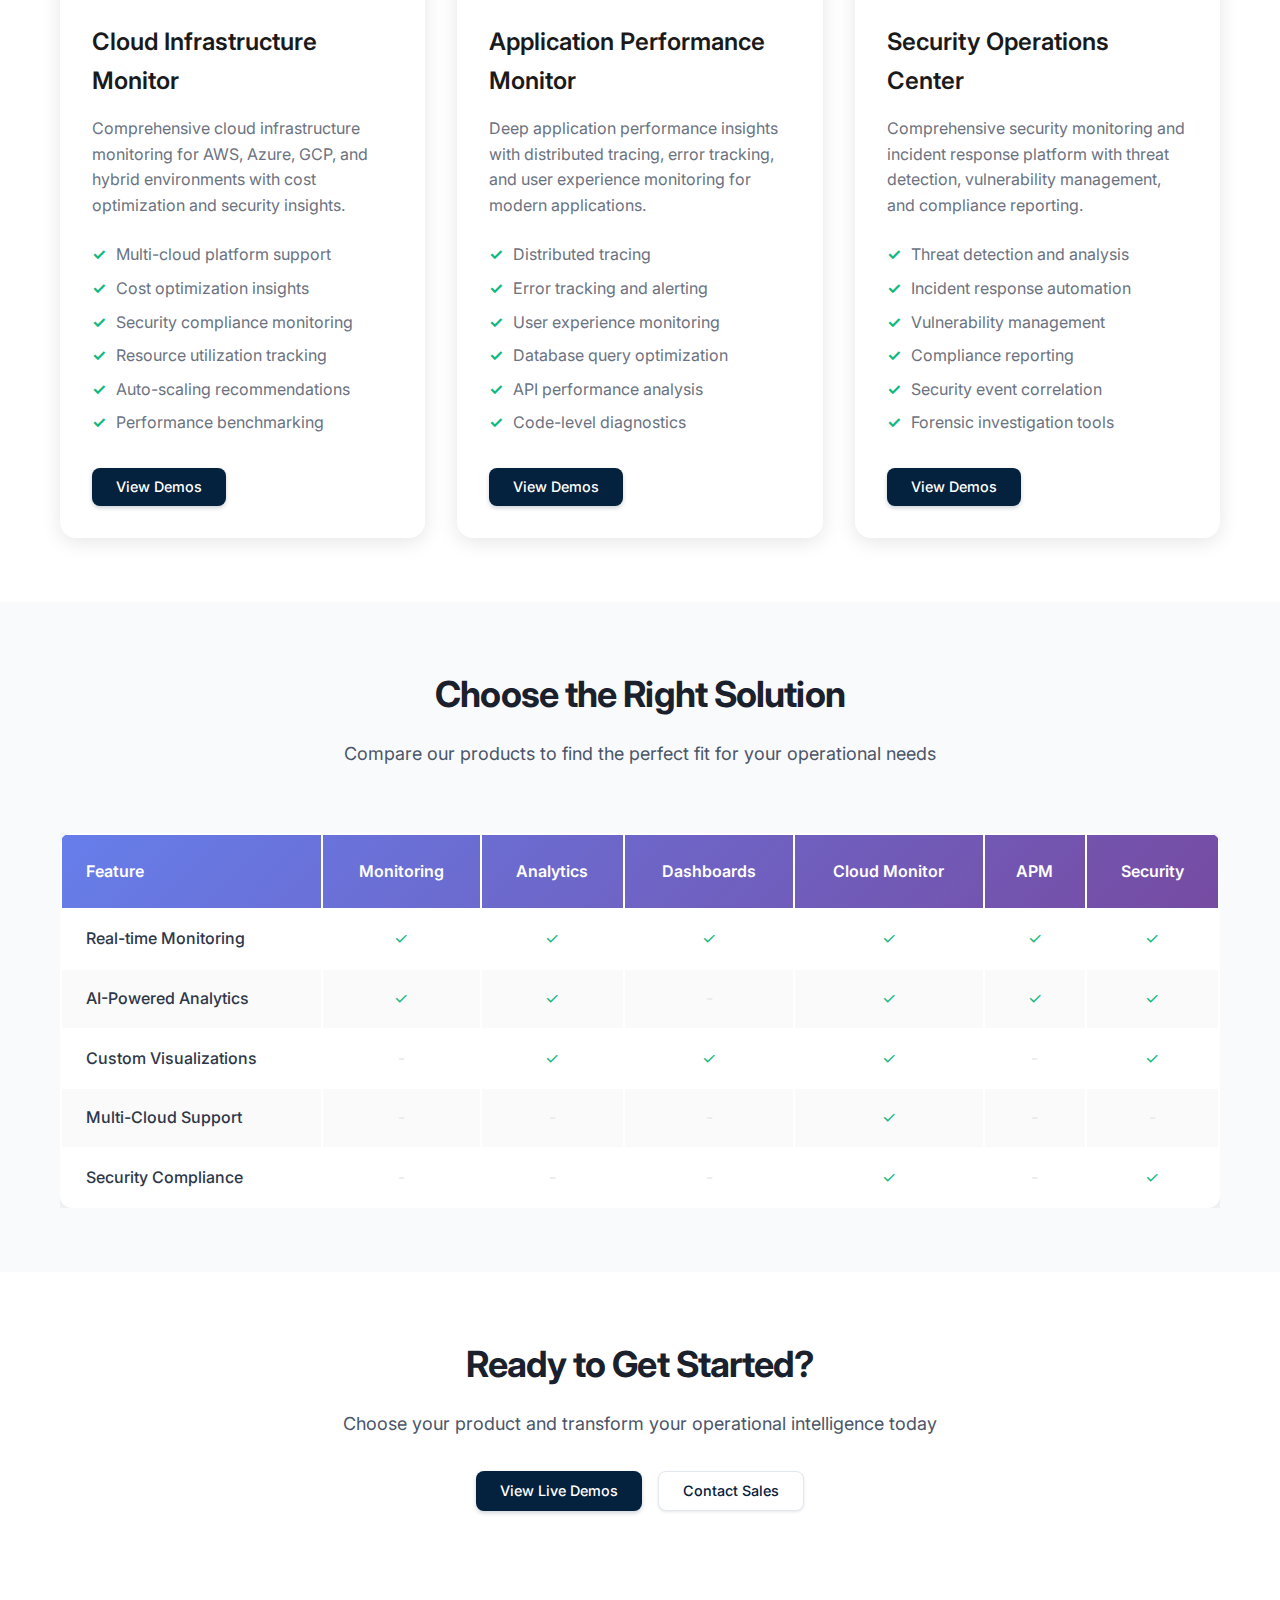
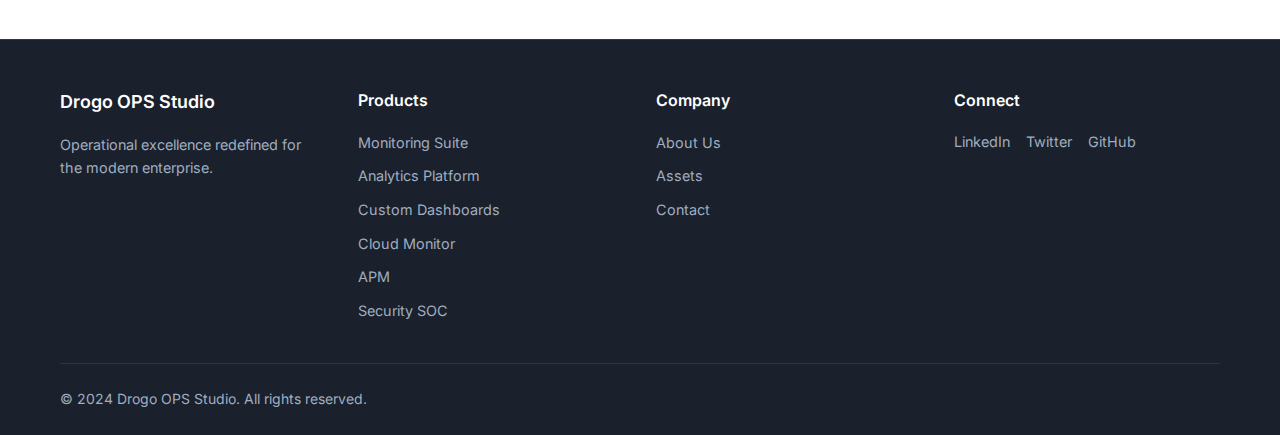
<file: products.html>
<!DOCTYPE html>
<html lang="en">
<head>
    <meta charset="UTF-8">
    <meta name="viewport" content="width=device-width, initial-scale=1.0">
    <title>Products - Drogo OPS Studio</title>
    <meta name="description" content="Explore Drogo OPS Studio's comprehensive suite of operational intelligence products including monitoring, analytics, and dashboard solutions.">
    <link rel="preconnect" href="https://fonts.googleapis.com">
    <link rel="preconnect" href="https://fonts.gstatic.com" crossorigin>
    <link href="https://fonts.googleapis.com/css2?family=Inter:wght@300;400;500;600;700&display=swap" rel="stylesheet">
    <link rel="stylesheet" href="styles/main.css">
    <link rel="icon" type="image/svg+xml" href="assets/favicon.svg">
</head>
<body>
    <!-- Navigation -->
    <nav class="navbar">
        <div class="nav-container">
            <div class="nav-logo">
                <h2><a href="index.html" style="text-decoration: none; color: inherit;">Drogo OPS</a></h2>
            </div>
            <ul class="nav-menu">
                <li class="nav-item">
                    <a href="index.html" class="nav-link">Home</a>
                </li>
                <li class="nav-item">
                    <a href="products.html" class="nav-link active">Products</a>
                </li>
                <li class="nav-item">
                    <a href="assets.html" class="nav-link">Assets</a>
                </li>
                <li class="nav-item">
                    <a href="index.html#about" class="nav-link">About</a>
                </li>
                <li class="nav-item">
                    <a href="index.html#contact" class="nav-link">Contact</a>
                </li>
            </ul>
            <div class="hamburger">
                <span class="bar"></span>
                <span class="bar"></span>
                <span class="bar"></span>
            </div>
        </div>
    </nav>

    <!-- Products Hero Section -->
    <section class="products-hero">
        <div class="container">
            <h1>Our <span class="accent-text">Products</span></h1>
            <p>Comprehensive operational intelligence solutions designed to transform how you monitor, analyze, and optimize your digital infrastructure.</p>
            <div style="margin-top: 2rem;">
                <a href="https://drogo-ops-studio.netlify.app" target="_blank" class="btn btn-primary">
                    <svg width="16" height="16" viewBox="0 0 24 24" fill="none" stroke="currentColor" stroke-width="2">
                        <path d="M10 13a5 5 0 0 0 7.54.54l3-3a5 5 0 0 0-7.07-7.07l-1.72 1.71"/>
                        <path d="M14 11a5 5 0 0 0-7.54-.54l-3 3a5 5 0 0 0 7.07 7.07l1.71-1.71"/>
                    </svg>
                    Try Live Demo
                </a>
            </div>
        </div>
    </section>

    <!-- Products Grid -->
    <section class="features" style="padding: 4rem 0;">
        <div class="container">
            <div class="products-grid">
                <!-- Monitoring Suite -->
                <div class="product-card">
                    <div class="product-image">
                        <svg viewBox="0 0 24 24" fill="none" stroke="currentColor" stroke-width="2" style="width: 64px; height: 64px;">
                            <path d="M22 12h-4l-3 9L9 3l-3 9H2"/>
                        </svg>
                    </div>
                    <div class="product-content">
                        <h3>Monitoring Suite</h3>
                        <p>Real-time infrastructure monitoring with intelligent alerting, anomaly detection, and predictive analytics to keep your systems running smoothly.</p>
                        <ul class="product-features">
                            <li>24/7 Real-time monitoring</li>
                            <li>AI-powered anomaly detection</li>
                            <li>Custom alert configurations</li>
                            <li>Multi-platform integration</li>
                            <li>Historical data analysis</li>
                            <li>Performance trend insights</li>
                        </ul>
                        <a href="assets.html" class="btn btn-primary">View Demos</a>
                    </div>
                </div>

                <!-- Analytics Platform -->
                <div class="product-card">
                    <div class="product-image">
                        <svg viewBox="0 0 24 24" fill="none" stroke="currentColor" stroke-width="2" style="width: 64px; height: 64px;">
                            <rect x="3" y="3" width="18" height="18" rx="2" ry="2"/>
                            <rect x="7" y="7" width="3" height="9"/>
                            <rect x="14" y="7" width="3" height="5"/>
                        </svg>
                    </div>
                    <div class="product-content">
                        <h3>Analytics Platform</h3>
                        <p>Advanced data analytics and business intelligence tools that transform raw operational data into actionable insights and strategic decisions.</p>
                        <ul class="product-features">
                            <li>Advanced data visualization</li>
                            <li>Machine learning algorithms</li>
                            <li>Predictive modeling</li>
                            <li>Custom reporting engine</li>
                            <li>Real-time data processing</li>
                            <li>Business intelligence dashboards</li>
                        </ul>
                        <a href="assets.html" class="btn btn-primary">View Demos</a>
                    </div>
                </div>

                <!-- Custom Dashboards -->
                <div class="product-card">
                    <div class="product-image">
                        <svg viewBox="0 0 24 24" fill="none" stroke="currentColor" stroke-width="2" style="width: 64px; height: 64px;">
                            <rect x="2" y="3" width="20" height="14" rx="2" ry="2"/>
                            <line x1="8" y1="21" x2="16" y2="21"/>
                            <line x1="12" y1="17" x2="12" y2="21"/>
                        </svg>
                    </div>
                    <div class="product-content">
                        <h3>Custom Dashboards</h3>
                        <p>Beautiful, responsive dashboards tailored to your specific operational needs with drag-and-drop customization and real-time data visualization.</p>
                        <ul class="product-features">
                            <li>Drag-and-drop dashboard builder</li>
                            <li>Responsive design framework</li>
                            <li>Real-time data updates</li>
                            <li>Custom widget library</li>
                            <li>Role-based access control</li>
                            <li>Export and sharing capabilities</li>
                        </ul>
                        <a href="assets.html" class="btn btn-primary">View Demos</a>
                    </div>
                </div>

                <!-- Cloud Infrastructure Monitor -->
                <div class="product-card">
                    <div class="product-image">
                        <svg viewBox="0 0 24 24" fill="none" stroke="currentColor" stroke-width="2" style="width: 64px; height: 64px;">
                            <path d="M18 10h-1.26A8 8 0 1 0 9 20h9a5 5 0 0 0 0-10z"/>
                            <polyline points="13,13 16,10 19,13"/>
                            <line x1="16" y1="10" x2="16" y2="17"/>
                        </svg>
                    </div>
                    <div class="product-content">
                        <h3>Cloud Infrastructure Monitor</h3>
                        <p>Comprehensive cloud infrastructure monitoring for AWS, Azure, GCP, and hybrid environments with cost optimization and security insights.</p>
                        <ul class="product-features">
                            <li>Multi-cloud platform support</li>
                            <li>Cost optimization insights</li>
                            <li>Security compliance monitoring</li>
                            <li>Resource utilization tracking</li>
                            <li>Auto-scaling recommendations</li>
                            <li>Performance benchmarking</li>
                        </ul>
                        <a href="assets.html" class="btn btn-primary">View Demos</a>
                    </div>
                </div>

                <!-- Application Performance Monitor -->
                <div class="product-card">
                    <div class="product-image">
                        <svg viewBox="0 0 24 24" fill="none" stroke="currentColor" stroke-width="2" style="width: 64px; height: 64px;">
                            <circle cx="12" cy="12" r="3"/>
                            <path d="M19.4 15a1.65 1.65 0 0 0 .33 1.82l.06.06a2 2 0 0 1 0 2.83 2 2 0 0 1-2.83 0l-.06-.06a1.65 1.65 0 0 0-1.82-.33 1.65 1.65 0 0 0-1 1.51V21a2 2 0 0 1-2 2 2 2 0 0 1-2-2v-.09A1.65 1.65 0 0 0 9 19.4a1.65 1.65 0 0 0-1.82.33l-.06.06a2 2 0 0 1-2.83 0 2 2 0 0 1 0-2.83l.06-.06a1.65 1.65 0 0 0 .33-1.82 1.65 1.65 0 0 0-1.51-1H3a2 2 0 0 1-2-2 2 2 0 0 1 2-2h.09A1.65 1.65 0 0 0 4.6 9a1.65 1.65 0 0 0-.33-1.82l-.06-.06a2 2 0 0 1 0-2.83 2 2 0 0 1 2.83 0l.06.06a1.65 1.65 0 0 0 1.82.33H9a1.65 1.65 0 0 0 1-1.51V3a2 2 0 0 1 2-2 2 2 0 0 1 2 2v.09a1.65 1.65 0 0 0 1 1.51 1.65 1.65 0 0 0 1.82-.33l.06-.06a2 2 0 0 1 2.83 0 2 2 0 0 1 0 2.83l-.06.06a1.65 1.65 0 0 0-.33 1.82V9a1.65 1.65 0 0 0 1.51 1H21a2 2 0 0 1 2 2 2 2 0 0 1-2 2h-.09a1.65 1.65 0 0 0-1.51 1z"/>
                        </svg>
                    </div>
                    <div class="product-content">
                        <h3>Application Performance Monitor</h3>
                        <p>Deep application performance insights with distributed tracing, error tracking, and user experience monitoring for modern applications.</p>
                        <ul class="product-features">
                            <li>Distributed tracing</li>
                            <li>Error tracking and alerting</li>
                            <li>User experience monitoring</li>
                            <li>Database query optimization</li>
                            <li>API performance analysis</li>
                            <li>Code-level diagnostics</li>
                        </ul>
                        <a href="assets.html" class="btn btn-primary">View Demos</a>
                    </div>
                </div>

                <!-- Security Operations Center -->
                <div class="product-card">
                    <div class="product-image">
                        <svg viewBox="0 0 24 24" fill="none" stroke="currentColor" stroke-width="2" style="width: 64px; height: 64px;">
                            <path d="M12 22s8-4 8-10V5l-8-3-8 3v7c0 6 8 10 8 10z"/>
                            <path d="M9 12l2 2 4-4"/>
                        </svg>
                    </div>
                    <div class="product-content">
                        <h3>Security Operations Center</h3>
                        <p>Comprehensive security monitoring and incident response platform with threat detection, vulnerability management, and compliance reporting.</p>
                        <ul class="product-features">
                            <li>Threat detection and analysis</li>
                            <li>Incident response automation</li>
                            <li>Vulnerability management</li>
                            <li>Compliance reporting</li>
                            <li>Security event correlation</li>
                            <li>Forensic investigation tools</li>
                        </ul>
                        <a href="assets.html" class="btn btn-primary">View Demos</a>
                    </div>
                </div>
            </div>
        </div>
    </section>

    <!-- Product Comparison Section -->
    <section class="features" style="background: #f9fafb; padding: 4rem 0;">
        <div class="container">
            <div class="section-header">
                <h2>Choose the Right Solution</h2>
                <p>Compare our products to find the perfect fit for your operational needs</p>
            </div>
            
            <div style="overflow-x: auto; margin-top: 3rem;">
                <table style="width: 100%; background: white; border-radius: 12px; overflow: hidden; box-shadow: 0 4px 20px rgba(0, 0, 0, 0.1);">
                    <thead style="background: linear-gradient(135deg, #667eea 0%, #764ba2 100%); color: white;">
                        <tr>
                            <th style="padding: 1.5rem; text-align: left; font-weight: 600;">Feature</th>
                            <th style="padding: 1.5rem; text-align: center; font-weight: 600;">Monitoring</th>
                            <th style="padding: 1.5rem; text-align: center; font-weight: 600;">Analytics</th>
                            <th style="padding: 1.5rem; text-align: center; font-weight: 600;">Dashboards</th>
                            <th style="padding: 1.5rem; text-align: center; font-weight: 600;">Cloud Monitor</th>
                            <th style="padding: 1.5rem; text-align: center; font-weight: 600;">APM</th>
                            <th style="padding: 1.5rem; text-align: center; font-weight: 600;">Security</th>
                        </tr>
                    </thead>
                    <tbody>
                        <tr style="border-bottom: 1px solid #f3f4f6;">
                            <td style="padding: 1rem 1.5rem; font-weight: 500;">Real-time Monitoring</td>
                            <td style="padding: 1rem 1.5rem; text-align: center; color: #10b981;">✓</td>
                            <td style="padding: 1rem 1.5rem; text-align: center; color: #10b981;">✓</td>
                            <td style="padding: 1rem 1.5rem; text-align: center; color: #10b981;">✓</td>
                            <td style="padding: 1rem 1.5rem; text-align: center; color: #10b981;">✓</td>
                            <td style="padding: 1rem 1.5rem; text-align: center; color: #10b981;">✓</td>
                            <td style="padding: 1rem 1.5rem; text-align: center; color: #10b981;">✓</td>
                        </tr>
                        <tr style="border-bottom: 1px solid #f3f4f6; background: #fafafa;">
                            <td style="padding: 1rem 1.5rem; font-weight: 500;">AI-Powered Analytics</td>
                            <td style="padding: 1rem 1.5rem; text-align: center; color: #10b981;">✓</td>
                            <td style="padding: 1rem 1.5rem; text-align: center; color: #10b981;">✓</td>
                            <td style="padding: 1rem 1.5rem; text-align: center; color: #e5e7eb;">-</td>
                            <td style="padding: 1rem 1.5rem; text-align: center; color: #10b981;">✓</td>
                            <td style="padding: 1rem 1.5rem; text-align: center; color: #10b981;">✓</td>
                            <td style="padding: 1rem 1.5rem; text-align: center; color: #10b981;">✓</td>
                        </tr>
                        <tr style="border-bottom: 1px solid #f3f4f6;">
                            <td style="padding: 1rem 1.5rem; font-weight: 500;">Custom Visualizations</td>
                            <td style="padding: 1rem 1.5rem; text-align: center; color: #e5e7eb;">-</td>
                            <td style="padding: 1rem 1.5rem; text-align: center; color: #10b981;">✓</td>
                            <td style="padding: 1rem 1.5rem; text-align: center; color: #10b981;">✓</td>
                            <td style="padding: 1rem 1.5rem; text-align: center; color: #10b981;">✓</td>
                            <td style="padding: 1rem 1.5rem; text-align: center; color: #e5e7eb;">-</td>
                            <td style="padding: 1rem 1.5rem; text-align: center; color: #10b981;">✓</td>
                        </tr>
                        <tr style="border-bottom: 1px solid #f3f4f6; background: #fafafa;">
                            <td style="padding: 1rem 1.5rem; font-weight: 500;">Multi-Cloud Support</td>
                            <td style="padding: 1rem 1.5rem; text-align: center; color: #e5e7eb;">-</td>
                            <td style="padding: 1rem 1.5rem; text-align: center; color: #e5e7eb;">-</td>
                            <td style="padding: 1rem 1.5rem; text-align: center; color: #e5e7eb;">-</td>
                            <td style="padding: 1rem 1.5rem; text-align: center; color: #10b981;">✓</td>
                            <td style="padding: 1rem 1.5rem; text-align: center; color: #e5e7eb;">-</td>
                            <td style="padding: 1rem 1.5rem; text-align: center; color: #e5e7eb;">-</td>
                        </tr>
                        <tr style="border-bottom: 1px solid #f3f4f6;">
                            <td style="padding: 1rem 1.5rem; font-weight: 500;">Security Compliance</td>
                            <td style="padding: 1rem 1.5rem; text-align: center; color: #e5e7eb;">-</td>
                            <td style="padding: 1rem 1.5rem; text-align: center; color: #e5e7eb;">-</td>
                            <td style="padding: 1rem 1.5rem; text-align: center; color: #e5e7eb;">-</td>
                            <td style="padding: 1rem 1.5rem; text-align: center; color: #10b981;">✓</td>
                            <td style="padding: 1rem 1.5rem; text-align: center; color: #e5e7eb;">-</td>
                            <td style="padding: 1rem 1.5rem; text-align: center; color: #10b981;">✓</td>
                        </tr>
                    </tbody>
                </table>
            </div>
        </div>
    </section>

    <!-- CTA Section -->
    <section class="contact" style="padding: 4rem 0;">
        <div class="container">
            <div class="section-header">
                <h2>Ready to Get Started?</h2>
                <p>Choose your product and transform your operational intelligence today</p>
                <div class="hero-buttons" style="margin-top: 2rem; justify-content: center;">
                    <a href="assets.html" class="btn btn-primary">View Live Demos</a>
                    <a href="index.html#contact" class="btn btn-secondary">Contact Sales</a>
                </div>
            </div>
        </div>
    </section>

    <!-- Footer -->
    <footer class="footer">
        <div class="container">
            <div class="footer-content">
                <div class="footer-section">
                    <h3>Drogo OPS Studio</h3>
                    <p>Operational excellence redefined for the modern enterprise.</p>
                </div>
                <div class="footer-section">
                    <h4>Products</h4>
                    <ul>
                        <li><a href="products.html">Monitoring Suite</a></li>
                        <li><a href="products.html">Analytics Platform</a></li>
                        <li><a href="products.html">Custom Dashboards</a></li>
                        <li><a href="products.html">Cloud Monitor</a></li>
                        <li><a href="products.html">APM</a></li>
                        <li><a href="products.html">Security SOC</a></li>
                    </ul>
                </div>
                <div class="footer-section">
                    <h4>Company</h4>
                    <ul>
                        <li><a href="index.html#about">About Us</a></li>
                        <li><a href="assets.html">Assets</a></li>
                        <li><a href="index.html#contact">Contact</a></li>
                    </ul>
                </div>
                <div class="footer-section">
                    <h4>Connect</h4>
                    <div class="social-links">
                        <a href="#" aria-label="LinkedIn">LinkedIn</a>
                        <a href="#" aria-label="Twitter">Twitter</a>
                        <a href="#" aria-label="GitHub">GitHub</a>
                    </div>
                </div>
            </div>
            <div class="footer-bottom">
                <p>&copy; 2024 Drogo OPS Studio. All rights reserved.</p>
            </div>
        </div>
    </footer>

    <script src="scripts/main.js"></script>
</body>
</html>
</file>
<file: styles/main.css>
/* Reset and Base Styles */
* {
    margin: 0;
    padding: 0;
    box-sizing: border-box;
}

body {
    font-family: 'Inter', -apple-system, BlinkMacSystemFont, 'Segoe UI', Roboto, sans-serif;
    line-height: 1.6;
    color: #2D3748;
    background-color: #F7FAFC;
    overflow-x: hidden;
}

.container {
    max-width: 1200px;
    margin: 0 auto;
    padding: 0 20px;
}

/* Header and Navigation */
.header {
    position: fixed;
    top: 0;
    left: 0;
    right: 0;
    z-index: 1000;
    background: #04213D;
    color: white;
    box-shadow: 0 2px 8px rgba(0, 0, 0, 0.1);
}

.header-main {
    padding: 12px 0;
    border-bottom: 1px solid rgba(255, 255, 255, 0.1);
}

.header-container {
    max-width: 1200px;
    margin: 0 auto;
    padding: 0 24px;
    display: flex;
    justify-content: space-between;
    align-items: center;
}

.logo-section {
    display: flex;
    flex-direction: column;
}

.logo-section h2 {
    font-size: 1.5rem;
    font-weight: 700;
    color: white;
    margin-bottom: 2px;
}

.tagline {
    font-size: 0.875rem;
    color: rgba(255, 255, 255, 0.7);
    font-weight: 400;
}

.header-actions {
    display: flex;
    align-items: center;
    gap: 12px;
}

.status-chip {
    display: inline-flex;
    align-items: center;
    gap: 6px;
    padding: 6px 12px;
    border-radius: 20px;
    font-size: 0.75rem;
    font-weight: 500;
    text-transform: uppercase;
    letter-spacing: 0.025em;
}

.status-chip.active {
    background: #10B981;
    color: white;
}

.status-chip.warning {
    background: #F59E0B;
    color: white;
}

.status-chip.info {
    background: rgba(255, 255, 255, 0.15);
    color: white;
}

.status-dot {
    width: 6px;
    height: 6px;
    border-radius: 50%;
    background: currentColor;
    animation: pulse 2s infinite;
}

.cta-button {
    padding: 8px 16px;
    border-radius: 20px;
    background: #10B981;
    color: white;
    text-decoration: none;
    font-size: 0.875rem;
    font-weight: 500;
    transition: all 0.2s ease;
    border: none;
    cursor: pointer;
}

.cta-button:hover {
    background: #059669;
    transform: translateY(-1px);
}

.cta-button.secondary {
    background: rgba(255, 255, 255, 0.15);
    color: white;
}

.cta-button.secondary:hover {
    background: rgba(255, 255, 255, 0.25);
}

/* Secondary Navigation */
.navbar {
    background: rgba(4, 33, 61, 0.95);
    backdrop-filter: blur(10px);
    padding: 0;
}

.nav-container {
    max-width: 1200px;
    margin: 0 auto;
    padding: 0 24px;
    display: flex;
    justify-content: center;
    align-items: center;
    height: 48px;
}

.nav-menu {
    display: flex;
    list-style: none;
    align-items: center;
    gap: 0;
    margin: 0;
}

.nav-item {
    margin: 0;
}

.nav-link {
    display: block;
    padding: 12px 24px;
    text-decoration: none;
    color: rgba(255, 255, 255, 0.8);
    font-weight: 500;
    font-size: 0.9rem;
    transition: all 0.2s ease;
    position: relative;
    border-radius: 6px;
    margin: 0 4px;
}

.nav-link:hover {
    color: white;
    background: rgba(255, 255, 255, 0.1);
}

.nav-link.active {
    color: white;
    background: rgba(255, 255, 255, 0.15);
}

.hamburger {
    display: none;
    flex-direction: column;
    cursor: pointer;
    padding: 4px;
}

.bar {
    width: 20px;
    height: 2px;
    background: white;
    margin: 2px 0;
    transition: 0.3s;
    border-radius: 1px;
}

/* Hero Section */
.hero {
    min-height: calc(100vh - 110px);
    display: flex;
    align-items: center;
    background: #F7FAFC;
    margin-top: 110px;
    padding: 80px 0;
    position: relative;
}

.hero::before {
    content: '';
    position: absolute;
    top: 0;
    left: 0;
    right: 0;
    bottom: 0;
    background: url('data:image/svg+xml,<svg xmlns="http://www.w3.org/2000/svg" viewBox="0 0 100 100"><defs><pattern id="grid" width="20" height="20" patternUnits="userSpaceOnUse"><path d="M 20 0 L 0 0 0 20" fill="none" stroke="%23E2E8F0" stroke-width="0.5"/></pattern></defs><rect width="100" height="100" fill="url(%23grid)"/></svg>');
    opacity: 0.5;
}

.hero-container {
    max-width: 1200px;
    margin: 0 auto;
    padding: 0 24px;
    display: grid;
    grid-template-columns: 1fr 1fr;
    gap: 80px;
    align-items: center;
    position: relative;
    z-index: 1;
}

.hero-content {
    max-width: 540px;
}

.hero-title {
    font-size: 3.25rem;
    font-weight: 800;
    line-height: 1.1;
    margin-bottom: 24px;
    color: #1A202C;
    letter-spacing: -0.025em;
}

.accent-text {
    color: #04213D;
    position: relative;
}

.hero-subtitle {
    font-size: 1.25rem;
    color: #4A5568;
    margin-bottom: 32px;
    line-height: 1.6;
    font-weight: 400;
}

.hero-buttons {
    display: flex;
    gap: 16px;
    flex-wrap: wrap;
}

/* Button Styles */
.btn {
    display: inline-flex;
    align-items: center;
    gap: 8px;
    padding: 12px 24px;
    border-radius: 8px;
    text-decoration: none;
    font-weight: 500;
    transition: all 0.2s ease;
    border: none;
    cursor: pointer;
    font-size: 0.9rem;
    line-height: 1;
    white-space: nowrap;
}

.btn-primary {
    background: #04213D;
    color: white;
    box-shadow: 0 2px 4px rgba(4, 33, 61, 0.2);
}

.btn-primary:hover {
    background: #032A4A;
    transform: translateY(-1px);
    box-shadow: 0 4px 8px rgba(4, 33, 61, 0.3);
}

.btn-secondary {
    background: white;
    color: #04213D;
    border: 1px solid #E2E8F0;
    box-shadow: 0 1px 3px rgba(0, 0, 0, 0.1);
}

.btn-secondary:hover {
    background: #F7FAFC;
    border-color: #04213D;
    transform: translateY(-1px);
    box-shadow: 0 2px 4px rgba(0, 0, 0, 0.15);
}

.btn-outline {
    background: transparent;
    color: #04213D;
    border: 1px solid #04213D;
}

.btn-outline:hover {
    background: #04213D;
    color: white;
}

.btn-success {
    background: #10B981;
    color: white;
}

.btn-success:hover {
    background: #059669;
}

.btn-warning {
    background: #F59E0B;
    color: white;
}

.btn-warning:hover {
    background: #D97706;
}

.btn-sm {
    padding: 8px 16px;
    font-size: 0.8rem;
}

/* Card Components */
.card {
    background: white;
    border-radius: 12px;
    padding: 24px;
    box-shadow: 0 1px 3px rgba(0, 0, 0, 0.1);
    border: 1px solid #E2E8F0;
    transition: all 0.2s ease;
}

.card:hover {
    box-shadow: 0 4px 12px rgba(0, 0, 0, 0.15);
    transform: translateY(-2px);
}

.card-header {
    display: flex;
    align-items: center;
    justify-content: space-between;
    margin-bottom: 16px;
    padding-bottom: 12px;
    border-bottom: 1px solid #F1F5F9;
}

.card-title {
    font-size: 1.125rem;
    font-weight: 600;
    color: #1A202C;
    margin: 0;
}

.card-subtitle {
    font-size: 0.875rem;
    color: #718096;
    margin-top: 4px;
}

.card-body {
    color: #4A5568;
    line-height: 1.6;
}

.card-footer {
    margin-top: 20px;
    padding-top: 16px;
    border-top: 1px solid #F1F5F9;
}

.card-icon {
    width: 40px;
    height: 40px;
    border-radius: 8px;
    background: #F7FAFC;
    display: flex;
    align-items: center;
    justify-content: center;
    color: #04213D;
    margin-bottom: 16px;
}

.card-icon svg {
    width: 20px;
    height: 20px;
}

/* Status and Badge Components */
.badge {
    display: inline-flex;
    align-items: center;
    gap: 4px;
    padding: 4px 8px;
    border-radius: 6px;
    font-size: 0.75rem;
    font-weight: 500;
    text-transform: uppercase;
    letter-spacing: 0.025em;
}

.badge.success {
    background: #D1FAE5;
    color: #065F46;
}

.badge.warning {
    background: #FEF3C7;
    color: #92400E;
}

.badge.error {
    background: #FEE2E2;
    color: #991B1B;
}

.badge.info {
    background: #DBEAFE;
    color: #1E40AF;
}

.badge.neutral {
    background: #F1F5F9;
    color: #475569;
}

/* Floating Card (Hero Visual) */
.floating-card {
    background: white;
    border-radius: 12px;
    padding: 20px;
    box-shadow: 0 8px 25px rgba(0, 0, 0, 0.1);
    border: 1px solid #E2E8F0;
    animation: float 6s ease-in-out infinite;
    position: relative;
}

@keyframes float {
    0%, 100% { transform: translateY(0px); }
    50% { transform: translateY(-12px); }
}

.card-header {
    display: flex;
    justify-content: space-between;
    align-items: center;
    margin-bottom: 1rem;
}

.card-dots {
    display: flex;
    gap: 6px;
}

.card-dots span {
    width: 8px;
    height: 8px;
    border-radius: 50%;
    background: #e5e7eb;
}

.card-dots span:first-child { background: #ef4444; }
.card-dots span:nth-child(2) { background: #f59e0b; }
.card-dots span:last-child { background: #10b981; }

.card-title {
    font-weight: 600;
    color: #374151;
}

.card-content {
    display: flex;
    gap: 2rem;
    align-items: center;
    margin-bottom: 1rem;
}

.metric {
    text-align: center;
}

.metric-value {
    display: block;
    font-size: 1.5rem;
    font-weight: 700;
    color: #667eea;
}

.metric-label {
    font-size: 0.75rem;
    color: #9ca3af;
    text-transform: uppercase;
    letter-spacing: 0.05em;
}

.chart-placeholder {
    width: 120px;
    height: 60px;
    background: linear-gradient(135deg, #667eea20 0%, #764ba220 100%);
    border-radius: 8px;
    position: relative;
    overflow: hidden;
}

.chart-placeholder::after {
    content: '';
    position: absolute;
    bottom: 0;
    left: 0;
    right: 0;
    height: 30%;
    background: linear-gradient(135deg, #667eea 0%, #764ba2 100%);
    clip-path: polygon(0 80%, 20% 60%, 40% 70%, 60% 40%, 80% 50%, 100% 20%, 100% 100%, 0% 100%);
}

/* Section Layouts */
.section {
    padding: 80px 0;
}

.section.alt {
    background: white;
}

.section-header {
    text-align: center;
    margin-bottom: 64px;
    max-width: 640px;
    margin-left: auto;
    margin-right: auto;
}

.section-header h2 {
    font-size: 2.25rem;
    font-weight: 700;
    margin-bottom: 16px;
    color: #1A202C;
    letter-spacing: -0.025em;
}

.section-header p {
    font-size: 1.125rem;
    color: #4A5568;
    line-height: 1.6;
}

/* Features Grid */
.features {
    padding: 80px 0;
    background: white;
}

.features-grid {
    display: grid;
    grid-template-columns: repeat(auto-fit, minmax(320px, 1fr));
    gap: 32px;
}

.feature-card {
    background: white;
    padding: 32px;
    border-radius: 12px;
    text-align: center;
    transition: all 0.2s ease;
    border: 1px solid #E2E8F0;
    position: relative;
}

.feature-card:hover {
    transform: translateY(-4px);
    box-shadow: 0 8px 25px rgba(0, 0, 0, 0.1);
    border-color: #CBD5E0;
}

.feature-icon {
    width: 48px;
    height: 48px;
    margin: 0 auto 20px;
    background: #F7FAFC;
    border-radius: 12px;
    display: flex;
    align-items: center;
    justify-content: center;
    color: #04213D;
    border: 1px solid #E2E8F0;
}

.feature-icon svg {
    width: 24px;
    height: 24px;
}

.feature-card h3 {
    font-size: 1.25rem;
    font-weight: 600;
    margin-bottom: 12px;
    color: #1A202C;
}

.feature-card p {
    color: #4A5568;
    line-height: 1.6;
    font-size: 0.95rem;
}

/* About Section */
.about {
    padding: 6rem 0;
    background: #f9fafb;
}

.about-content {
    display: grid;
    grid-template-columns: 1fr 1fr;
    gap: 4rem;
    align-items: center;
}

.about-text h2 {
    font-size: 2.5rem;
    font-weight: 700;
    margin-bottom: 1.5rem;
    color: #1a1a1a;
}

.about-text p {
    color: #6b7280;
    margin-bottom: 1.5rem;
    line-height: 1.7;
}

.stats {
    display: grid;
    grid-template-columns: repeat(3, 1fr);
    gap: 2rem;
    margin-top: 2rem;
}

.stat {
    text-align: center;
}

.stat-number {
    display: block;
    font-size: 2rem;
    font-weight: 700;
    color: #667eea;
    margin-bottom: 0.5rem;
}

.stat-label {
    color: #6b7280;
    font-size: 0.9rem;
}

.tech-stack {
    display: grid;
    grid-template-columns: repeat(3, 1fr);
    gap: 1rem;
}

.tech-item {
    background: white;
    padding: 1rem;
    border-radius: 12px;
    text-align: center;
    font-weight: 600;
    color: #667eea;
    border: 2px solid #f3f4f6;
    transition: all 0.3s ease;
}

.tech-item:hover {
    border-color: #667eea;
    transform: translateY(-4px);
}

/* Contact Section */
.contact {
    padding: 6rem 0;
    background: white;
}

.contact-content {
    display: grid;
    grid-template-columns: 1fr 1fr;
    gap: 4rem;
    align-items: start;
}

.contact-info h2 {
    font-size: 2.5rem;
    font-weight: 700;
    margin-bottom: 1rem;
    color: #1a1a1a;
}

.contact-info p {
    color: #6b7280;
    margin-bottom: 2rem;
    line-height: 1.7;
}

.contact-details {
    space-y: 1rem;
}

.contact-item {
    margin-bottom: 1rem;
    color: #6b7280;
}

.contact-item strong {
    color: #1a1a1a;
}

/* Form Styles */
.form-container {
    background: white;
    padding: 32px;
    border-radius: 12px;
    border: 1px solid #E2E8F0;
    box-shadow: 0 1px 3px rgba(0, 0, 0, 0.1);
}

.form-group {
    margin-bottom: 20px;
}

.form-label {
    display: block;
    font-size: 0.875rem;
    font-weight: 500;
    color: #374151;
    margin-bottom: 6px;
}

.form-input,
.form-textarea,
.form-select {
    width: 100%;
    padding: 12px 16px;
    border: 1px solid #D1D5DB;
    border-radius: 8px;
    font-size: 0.9rem;
    transition: all 0.2s ease;
    font-family: inherit;
    background: white;
}

.form-input:focus,
.form-textarea:focus,
.form-select:focus {
    outline: none;
    border-color: #04213D;
    box-shadow: 0 0 0 3px rgba(4, 33, 61, 0.1);
}

.form-input::placeholder,
.form-textarea::placeholder {
    color: #9CA3AF;
}

.form-textarea {
    resize: vertical;
    min-height: 100px;
}

.form-select {
    background-image: url('data:image/svg+xml;utf8,<svg xmlns="http://www.w3.org/2000/svg" viewBox="0 0 20 20" fill="%236B7280"><path fill-rule="evenodd" d="M5.293 7.293a1 1 0 011.414 0L10 10.586l3.293-3.293a1 1 0 111.414 1.414l-4 4a1 1 0 01-1.414 0l-4-4a1 1 0 010-1.414z" clip-rule="evenodd"/></svg>');
    background-repeat: no-repeat;
    background-position: right 12px center;
    background-size: 16px;
    padding-right: 40px;
    appearance: none;
}

.form-error {
    color: #DC2626;
    font-size: 0.8rem;
    margin-top: 4px;
}

.form-help {
    color: #6B7280;
    font-size: 0.8rem;
    margin-top: 4px;
}

/* Footer */
.footer {
    background: #1A202C;
    color: white;
    padding: 48px 0 24px;
    border-top: 1px solid #2D3748;
}

.footer-content {
    display: grid;
    grid-template-columns: repeat(auto-fit, minmax(240px, 1fr));
    gap: 32px;
    margin-bottom: 32px;
}

.footer-section h3,
.footer-section h4 {
    margin-bottom: 16px;
    color: white;
    font-weight: 600;
}

.footer-section h3 {
    font-size: 1.125rem;
    color: white;
}

.footer-section p {
    color: #A0AEC0;
    line-height: 1.6;
    font-size: 0.9rem;
}

.footer-section ul {
    list-style: none;
}

.footer-section ul li {
    margin-bottom: 8px;
}

.footer-section ul li a {
    color: #A0AEC0;
    text-decoration: none;
    transition: color 0.2s ease;
    font-size: 0.9rem;
}

.footer-section ul li a:hover {
    color: white;
}

.social-links {
    display: flex;
    gap: 16px;
}

.social-links a {
    color: #A0AEC0;
    text-decoration: none;
    transition: color 0.2s ease;
    font-size: 0.9rem;
}

.social-links a:hover {
    color: white;
}

.footer-bottom {
    text-align: left;
    padding-top: 24px;
    border-top: 1px solid #2D3748;
    color: #A0AEC0;
    font-size: 0.875rem;
}

/* Products Page Styles */
.products-hero {
    padding: 8rem 0 4rem;
    background: linear-gradient(135deg, #f5f7fa 0%, #c3cfe2 100%);
    text-align: center;
}

.products-hero h1 {
    font-size: 3rem;
    font-weight: 700;
    margin-bottom: 1rem;
    color: #1a1a1a;
}

.products-hero p {
    font-size: 1.2rem;
    color: #6b7280;
    max-width: 600px;
    margin: 0 auto;
}

.products-grid {
    display: grid;
    grid-template-columns: repeat(auto-fit, minmax(350px, 1fr));
    gap: 2rem;
    margin-top: 4rem;
}

.product-card {
    background: white;
    border-radius: 16px;
    overflow: hidden;
    box-shadow: 0 4px 20px rgba(0, 0, 0, 0.1);
    transition: all 0.3s ease;
}

.product-card:hover {
    transform: translateY(-8px);
    box-shadow: 0 20px 40px rgba(0, 0, 0, 0.15);
}

.product-image {
    height: 200px;
    background: linear-gradient(135deg, #667eea 0%, #764ba2 100%);
    display: flex;
    align-items: center;
    justify-content: center;
    color: white;
    font-size: 3rem;
}

.product-content {
    padding: 2rem;
}

.product-content h3 {
    font-size: 1.5rem;
    font-weight: 600;
    margin-bottom: 1rem;
    color: #1a1a1a;
}

.product-content p {
    color: #6b7280;
    line-height: 1.6;
    margin-bottom: 1.5rem;
}

.product-features {
    list-style: none;
    margin-bottom: 2rem;
}

.product-features li {
    color: #6b7280;
    margin-bottom: 0.5rem;
    position: relative;
    padding-left: 1.5rem;
}

.product-features li::before {
    content: '✓';
    position: absolute;
    left: 0;
    color: #10b981;
    font-weight: bold;
}

/* Assets Page Styles */
.assets-hero {
    padding: 8rem 0 4rem;
    background: linear-gradient(135deg, #f5f7fa 0%, #c3cfe2 100%);
    text-align: center;
}

.dashboard-preview {
    background: white;
    border-radius: 16px;
    padding: 2rem;
    box-shadow: 0 10px 30px rgba(0, 0, 0, 0.1);
    margin-bottom: 2rem;
}

.dashboard-header {
    display: flex;
    justify-content: space-between;
    align-items: center;
    margin-bottom: 2rem;
    padding-bottom: 1rem;
    border-bottom: 1px solid #e5e7eb;
}

.dashboard-title {
    font-size: 1.25rem;
    font-weight: 600;
    color: #1a1a1a;
}

.dashboard-status {
    display: flex;
    align-items: center;
    gap: 0.5rem;
    color: #10b981;
    font-size: 0.9rem;
}

.status-dot {
    width: 8px;
    height: 8px;
    background: #10b981;
    border-radius: 50%;
    animation: pulse 2s infinite;
}

@keyframes pulse {
    0%, 100% { opacity: 1; }
    50% { opacity: 0.5; }
}

.dashboard-metrics {
    display: grid;
    grid-template-columns: repeat(auto-fit, minmax(200px, 1fr));
    gap: 2rem;
    margin-bottom: 2rem;
}

.dashboard-metric {
    text-align: center;
    padding: 1.5rem;
    background: #f9fafb;
    border-radius: 12px;
}

.metric-value-large {
    font-size: 2rem;
    font-weight: 700;
    color: #667eea;
    display: block;
    margin-bottom: 0.5rem;
}

.metric-label-large {
    color: #6b7280;
    font-size: 0.9rem;
}

.chart-container {
    height: 200px;
    background: #f9fafb;
    border-radius: 12px;
    display: flex;
    align-items: center;
    justify-content: center;
    color: #9ca3af;
    font-style: italic;
}

/* Responsive Design */
@media (max-width: 1024px) {
    .hero-container {
        gap: 48px;
    }
    
    .hero-title {
        font-size: 2.75rem;
    }
    
    .section-header h2 {
        font-size: 2rem;
    }
}

@media (max-width: 768px) {
    .hamburger {
        display: flex;
    }
    
    .header-container {
        padding: 0 16px;
    }
    
    .nav-container {
        padding: 0 16px;
    }
    
    .nav-menu {
        position: fixed;
        left: -100%;
        top: 110px;
        flex-direction: column;
        background: #04213D;
        width: 100%;
        text-align: center;
        transition: 0.3s;
        box-shadow: 0 4px 12px rgba(0, 0, 0, 0.15);
        padding: 24px 0;
        z-index: 999;
    }
    
    .nav-menu.active {
        left: 0;
    }
    
    .nav-menu li {
        margin: 8px 0;
    }
    
    .nav-link {
        padding: 12px 24px;
        margin: 0;
    }
    
    .hero {
        margin-top: 110px;
        padding: 48px 0;
    }
    
    .hero-container {
        grid-template-columns: 1fr;
        text-align: center;
        gap: 40px;
        padding: 0 16px;
    }
    
    .hero-title {
        font-size: 2.5rem;
    }
    
    .hero-subtitle {
        font-size: 1.125rem;
    }
    
    .section {
        padding: 64px 0;
    }
    
    .section-header {
        margin-bottom: 48px;
    }
    
    .section-header h2 {
        font-size: 1.875rem;
    }
    
    .features-grid {
        grid-template-columns: 1fr;
        gap: 24px;
    }
    
    .feature-card {
        padding: 24px;
    }
    
    .container {
        padding: 0 16px;
    }
    
    .card {
        padding: 20px;
    }
    
    .form-container {
        padding: 24px;
    }
    
    .about-content,
    .contact-content {
        grid-template-columns: 1fr;
        gap: 32px;
    }
    
    .stats {
        grid-template-columns: 1fr;
        gap: 16px;
    }
    
    .dashboard-metrics {
        grid-template-columns: repeat(2, 1fr);
        gap: 16px;
    }
    
    .products-grid {
        grid-template-columns: 1fr;
    }
}

@media (max-width: 480px) {
    .hero-title {
        font-size: 2rem;
    }
    
    .hero-subtitle {
        font-size: 1rem;
    }
    
    .section-header h2 {
        font-size: 1.75rem;
    }
    
    .hero-buttons {
        flex-direction: column;
        align-items: center;
    }
    
    .btn {
        width: 100%;
        max-width: 280px;
        justify-content: center;
    }
    
    .dashboard-metrics {
        grid-template-columns: 1fr;
    }
    
    .header-actions {
        gap: 8px;
    }
    
    .status-chip {
        font-size: 0.7rem;
        padding: 4px 8px;
    }
    
    .cta-button {
        padding: 6px 12px;
        font-size: 0.8rem;
    }
    
    .feature-card {
        padding: 20px;
    }
    
    .card {
        padding: 16px;
    }
    
    .form-container {
        padding: 20px;
    }
}

/* Focus States for Accessibility */
.btn:focus,
.nav-link:focus,
.form-input:focus,
.form-textarea:focus,
.form-select:focus {
    outline: 2px solid #04213D;
    outline-offset: 2px;
}

/* High Contrast Mode Support */
@media (prefers-contrast: high) {
    .card {
        border-color: #000;
    }
    
    .btn-secondary {
        border-color: #000;
    }
}

/* Tutorial Section Styles */
.tutorial-container {
    max-width: 1000px;
    margin: 0 auto;
    background: white;
    border-radius: 16px;
    box-shadow: 0 8px 32px rgba(0, 0, 0, 0.1);
    overflow: hidden;
}

.tutorial-nav {
    display: flex;
    background: #F7FAFC;
    border-bottom: 1px solid #E2E8F0;
    overflow-x: auto;
}

.tutorial-tab {
    display: flex;
    align-items: center;
    gap: 8px;
    padding: 16px 24px;
    background: none;
    border: none;
    cursor: pointer;
    font-size: 0.9rem;
    font-weight: 500;
    color: #6B7280;
    transition: all 0.2s ease;
    white-space: nowrap;
    border-bottom: 3px solid transparent;
}

.tutorial-tab:hover {
    color: #04213D;
    background: rgba(4, 33, 61, 0.05);
}

.tutorial-tab.active {
    color: #04213D;
    background: white;
    border-bottom-color: #04213D;
}

.tutorial-content {
    position: relative;
    min-height: 500px;
}

.tutorial-panel {
    display: none;
    padding: 32px;
    animation: fadeIn 0.3s ease;
}

.tutorial-panel.active {
    display: grid;
    grid-template-columns: 1fr 1fr;
    gap: 32px;
    align-items: start;
}

@keyframes fadeIn {
    from { opacity: 0; transform: translateY(10px); }
    to { opacity: 1; transform: translateY(0); }
}

.tutorial-demo {
    background: #F7FAFC;
    border-radius: 12px;
    padding: 24px;
    border: 1px solid #E2E8F0;
}

.demo-header {
    display: flex;
    justify-content: space-between;
    align-items: center;
    margin-bottom: 20px;
}

.demo-header h3 {
    font-size: 1.125rem;
    font-weight: 600;
    color: #1A202C;
    margin: 0;
}

.demo-badge {
    display: flex;
    align-items: center;
    gap: 6px;
    padding: 6px 12px;
    border-radius: 20px;
    font-size: 0.75rem;
    font-weight: 500;
    background: #10B981;
    color: white;
}

.demo-badge.info {
    background: #3B82F6;
}

.demo-badge.warning {
    background: #F59E0B;
}

.demo-metrics {
    display: grid;
    grid-template-columns: repeat(3, 1fr);
    gap: 16px;
    margin-bottom: 24px;
}

.metric-card {
    background: white;
    padding: 16px;
    border-radius: 8px;
    text-align: center;
    border: 1px solid #E2E8F0;
}

.metric-value {
    font-size: 1.5rem;
    font-weight: 700;
    color: #04213D;
    margin-bottom: 4px;
}

.metric-label {
    font-size: 0.8rem;
    color: #6B7280;
    margin-bottom: 8px;
}

.metric-trend {
    font-size: 0.75rem;
    font-weight: 500;
    padding: 2px 6px;
    border-radius: 4px;
}

.metric-trend.positive {
    background: #D1FAE5;
    color: #065F46;
}

.metric-trend.negative {
    background: #FEE2E2;
    color: #991B1B;
}

.demo-chart h4 {
    font-size: 0.9rem;
    font-weight: 600;
    color: #374151;
    margin-bottom: 12px;
}

.analytics-grid {
    display: grid;
    grid-template-columns: 1fr 1fr;
    gap: 16px;
}

.analytics-card {
    background: white;
    padding: 16px;
    border-radius: 8px;
    border: 1px solid #E2E8F0;
}

.analytics-card h4 {
    font-size: 0.9rem;
    font-weight: 600;
    color: #374151;
    margin-bottom: 12px;
}

.anomaly-indicator {
    display: flex;
    align-items: center;
    gap: 8px;
}

.anomaly-dot {
    width: 8px;
    height: 8px;
    border-radius: 50%;
}

.anomaly-dot.normal {
    background: #10B981;
}

.prediction {
    text-align: center;
}

.prediction-value {
    font-size: 1.25rem;
    font-weight: 700;
    color: #10B981;
    margin-bottom: 4px;
}

.prediction-label {
    font-size: 0.8rem;
    color: #6B7280;
}

.dashboard-preview {
    background: white;
    border-radius: 8px;
    padding: 16px;
    border: 1px solid #E2E8F0;
}

.widget-grid {
    display: grid;
    grid-template-columns: 1fr 1fr;
    gap: 16px;
}

.widget {
    background: #F7FAFC;
    border-radius: 6px;
    padding: 12px;
}

.widget-header {
    font-size: 0.8rem;
    font-weight: 500;
    color: #6B7280;
    margin-bottom: 8px;
}

.widget-content {
    display: flex;
    align-items: center;
    gap: 12px;
}

.progress-bar {
    flex: 1;
    height: 6px;
    background: #E2E8F0;
    border-radius: 3px;
    overflow: hidden;
}

.progress-fill {
    height: 100%;
    background: linear-gradient(90deg, #10B981, #059669);
    border-radius: 3px;
    transition: width 0.3s ease;
}

.widget-value {
    font-size: 0.9rem;
    font-weight: 600;
    color: #04213D;
}

.alerts-list {
    space-y: 12px;
}

.alert-item {
    display: flex;
    align-items: center;
    gap: 12px;
    padding: 12px;
    background: white;
    border-radius: 8px;
    border: 1px solid #E2E8F0;
    margin-bottom: 8px;
}

.alert-icon {
    font-size: 1.2rem;
}

.alert-content {
    flex: 1;
}

.alert-title {
    font-size: 0.9rem;
    font-weight: 500;
    color: #1A202C;
    margin-bottom: 2px;
}

.alert-time {
    font-size: 0.75rem;
    color: #6B7280;
}

.alert-status {
    font-size: 0.75rem;
    font-weight: 500;
    padding: 4px 8px;
    border-radius: 4px;
    background: #D1FAE5;
    color: #065F46;
}

.tutorial-text h4 {
    font-size: 1.125rem;
    font-weight: 600;
    color: #1A202C;
    margin-bottom: 16px;
}

.learning-list {
    list-style: none;
    margin-bottom: 24px;
}

.learning-list li {
    position: relative;
    padding-left: 24px;
    margin-bottom: 8px;
    color: #4A5568;
    line-height: 1.5;
}

.learning-list li::before {
    content: '✓';
    position: absolute;
    left: 0;
    top: 0;
    color: #10B981;
    font-weight: bold;
    font-size: 0.9rem;
}

.tutorial-actions {
    display: flex;
    gap: 12px;
    flex-wrap: wrap;
}

/* Responsive Tutorial */
@media (max-width: 768px) {
    .tutorial-panel.active {
        grid-template-columns: 1fr;
        gap: 24px;
    }
    
    .tutorial-nav {
        flex-direction: column;
    }
    
    .tutorial-tab {
        border-bottom: 1px solid #E2E8F0;
        border-right: none;
    }
    
    .tutorial-tab.active {
        border-bottom-color: #E2E8F0;
        border-left: 3px solid #04213D;
    }
    
    .demo-metrics {
        grid-template-columns: 1fr;
    }
    
    .analytics-grid {
        grid-template-columns: 1fr;
    }
    
    .widget-grid {
        grid-template-columns: 1fr;
    }
    
    .tutorial-actions {
        flex-direction: column;
    }
}

/* Reduced Motion Support */
@media (prefers-reduced-motion: reduce) {
    * {
        animation-duration: 0.01ms !important;
        animation-iteration-count: 1 !important;
        transition-duration: 0.01ms !important;
    }
    
    .floating-card {
        animation: none;
    }
}

/* Smooth scrolling */
html {
    scroll-behavior: smooth;
}

/* Custom scrollbar */
::-webkit-scrollbar {
    width: 8px;
}

::-webkit-scrollbar-track {
    background: #f1f1f1;
}

::-webkit-scrollbar-thumb {
    background: linear-gradient(135deg, #667eea 0%, #764ba2 100%);
    border-radius: 4px;
}

::-webkit-scrollbar-thumb:hover {
    background: linear-gradient(135deg, #5a67d8 0%, #6b46c1 100%);
}
</file>
